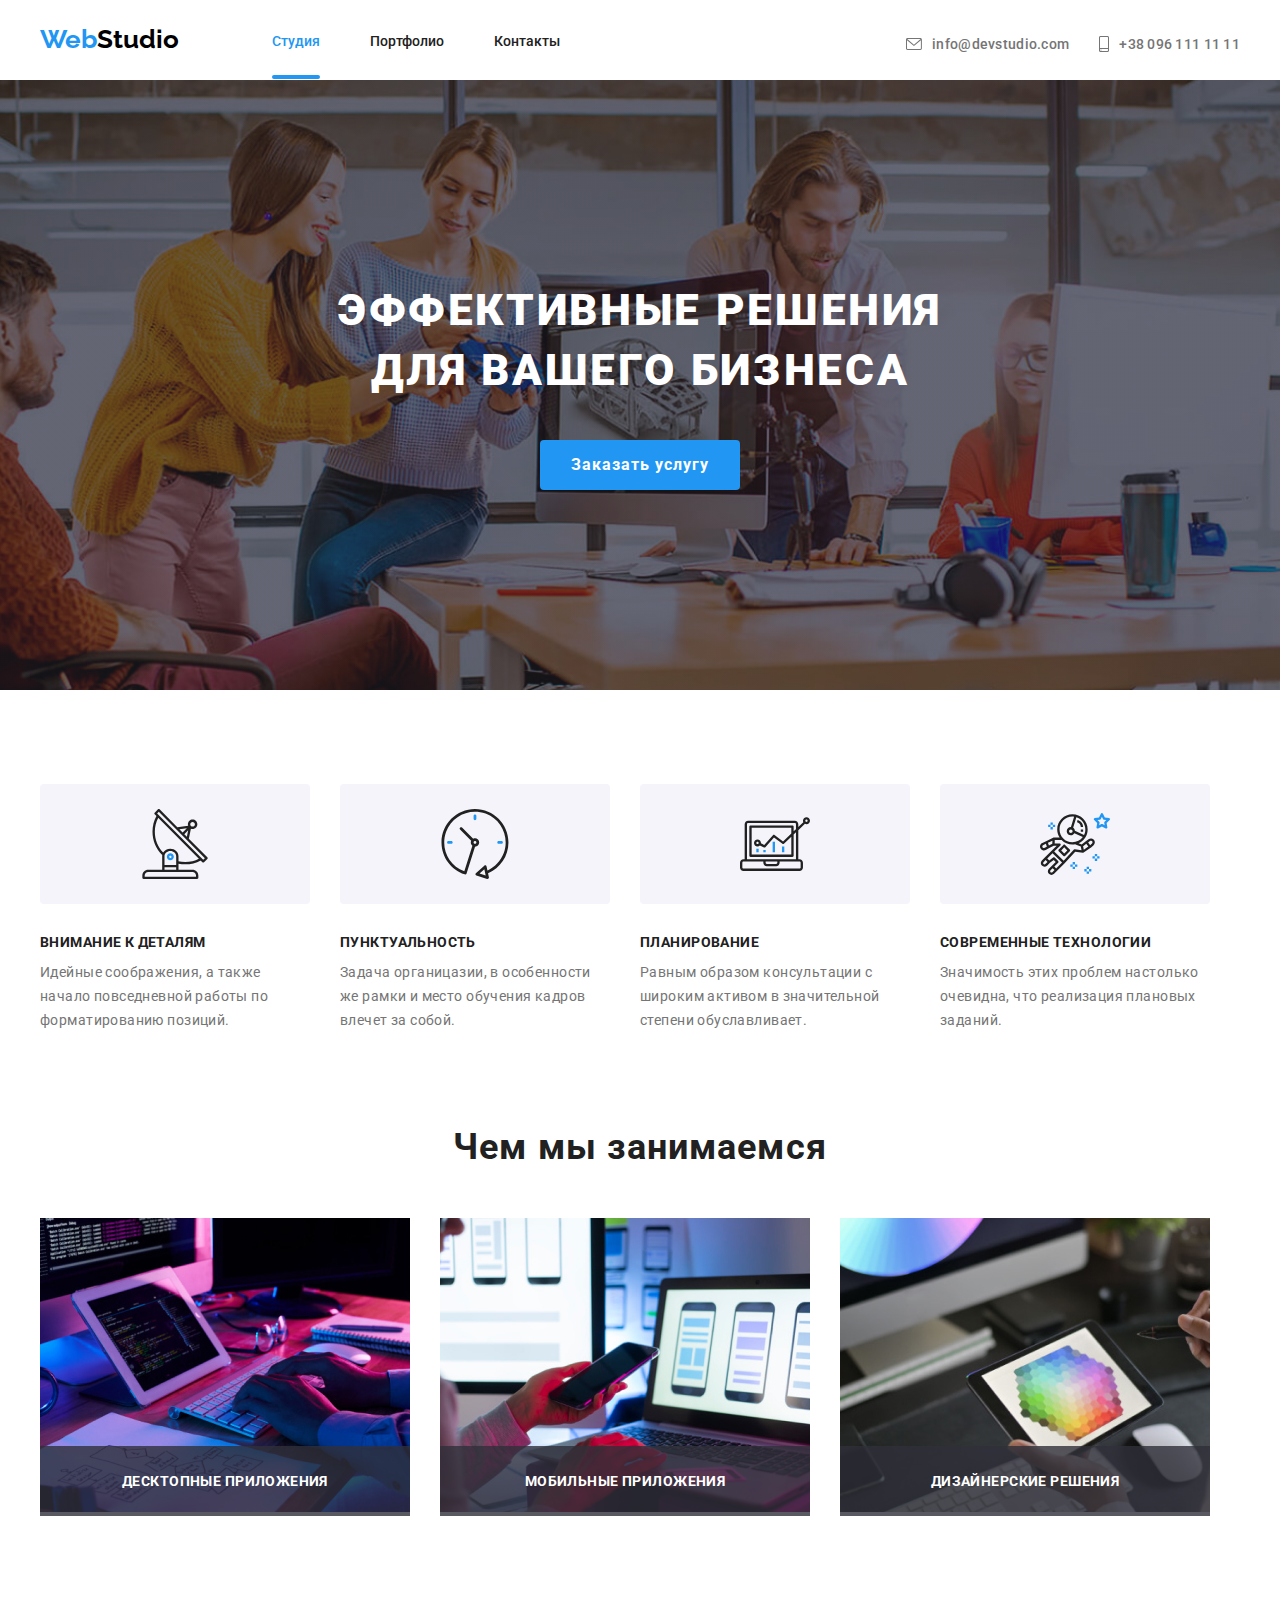
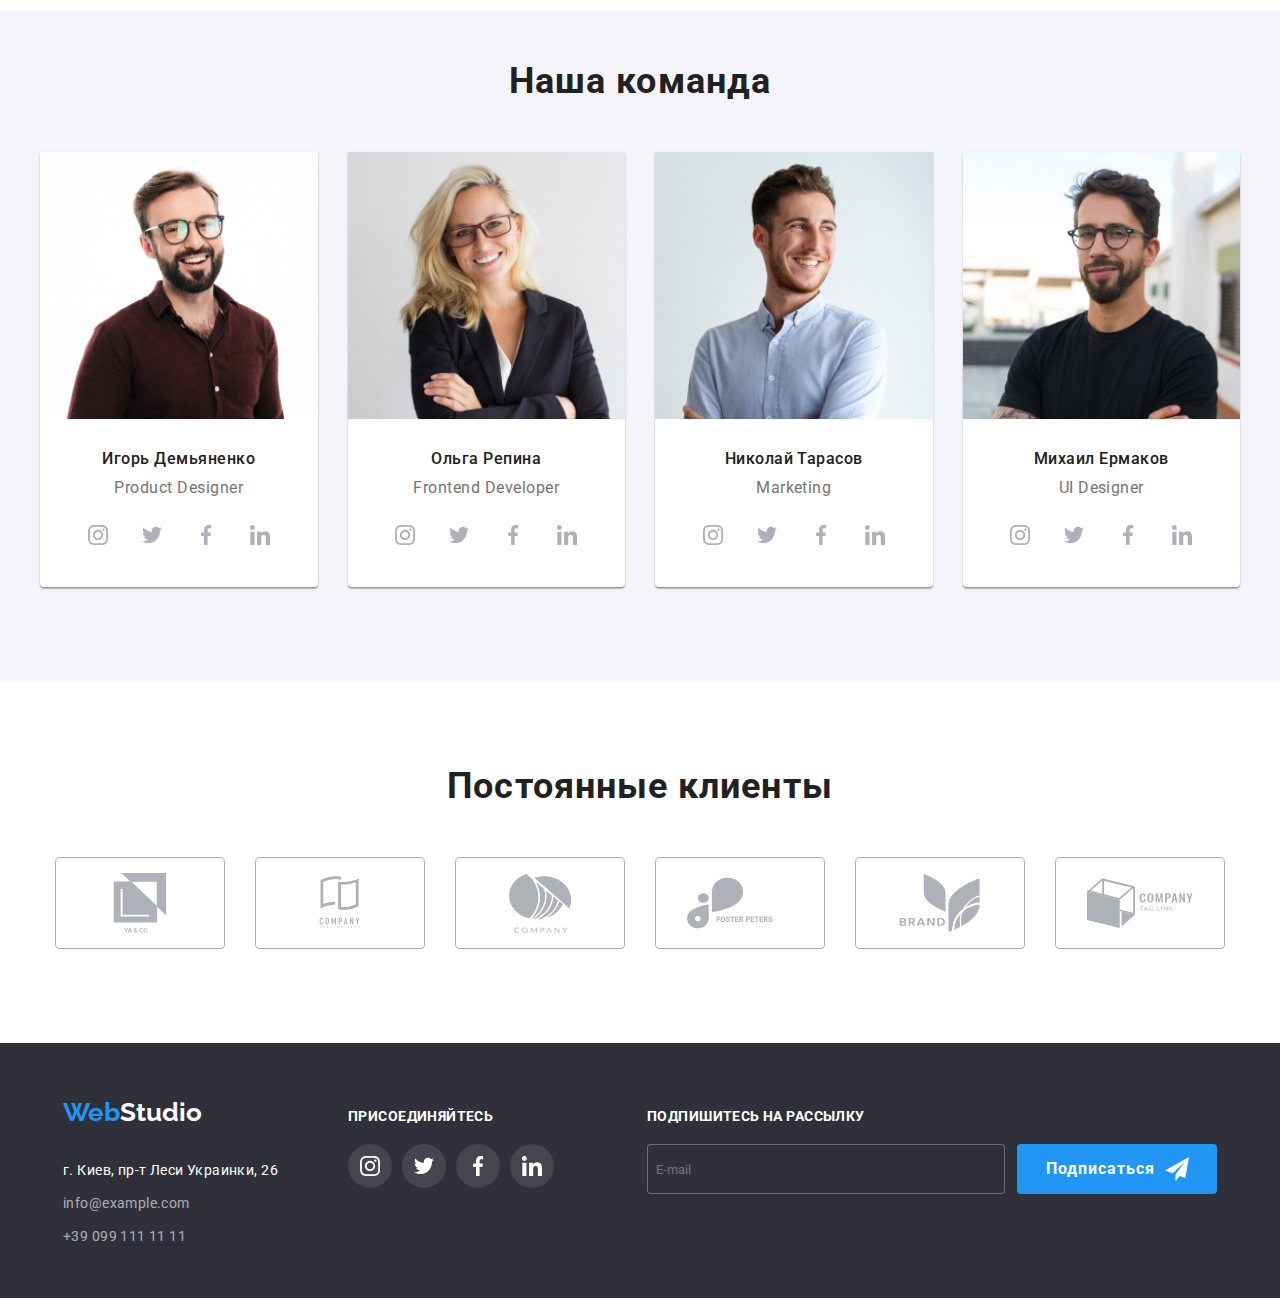
<file: index.html>
<!DOCTYPE html>
<html lang="en">
    <head>
        <meta charset="UTF-8">
        <meta name="viewport" content="width=device-width, initial-scale= 1.0">
        <meta name="viewport" content="width=device-width, initial-scale=1.0" />
        <link href="https://fonts.googleapis.com/css2?family=Raleway:wght@700&family=Roboto:wght@400;500;700;900&display=swap" rel="stylesheet">
        <link rel="stylesheet" href="./css/styles.css" />
        <link rel="stylesheet" href="css/main.min.css">
        <title>WEBSTUDIO</title>
    </head>
    <body>
        <header class="header">
            <div class="conteiner header__conteiner">
                <a class="logo" href="">Web<span class="logo__span">Studio</span></a>
                <nav class="site-nav">
                    <ul class="site-list">
                        <li><a class="active site-list__link link studio" href="index.html">Студия</a></li>
                        <li><a class="site-list__link link portfolio" href="portfolio.html">Портфолио</a></li>
                        <li><a class="site-list__link link contacts" href="">Контакты</a></li>
                    </ul>
                </nav>
                <ul class="contact-list">
                    <li class="contact-list__item"><a class="contact-list__link link" href="mailto:info@devstudio.com"><svg  class="email"><use href="./images/symbol-defs.svg#icon-envelope-min"></use></svg>info@devstudio.com</a></li>
                    <li class="contact-list__item"><a class="contact-list__link link" href="tel: +38 096 111 11 11 "><svg  class="smartphone"><use href="./images/symbol-defs.svg#icon-smartphone-min"></use></svg>+38 096 111 11 11</a></li>
                </ul>
                <button type="button" data-menu-open class="menu-open-btn">
                    <svg class="button__icon" width="24" height="16" viewBox="0 0 24 16" xmlns="http://www.w3.org/2000/svg"><path fill-rule="evenodd" clip-rule="evenodd" d="M0 2.66667V0H24V2.66667H0ZM0 9.33333H24V6.66667H0V9.33333ZM0 16H24V13.3333H0V16Z" fill="black"/></svg>
                </button>
            </div>
            <div class="mob-menu is-hidden" data-menu>
                <div class="conteiner">
                    <div class="mob-menu-top">
                        <button type="button" class="menu-close-btn" data-menu-close>
                            <svg class="menu__close-button-icon">
                                <use href="./images/symbol-defs.svg#icon-cross">
                                </use>
                            </svg>
                        </button>
                        <ul class="menu-list">
                            <li class="menu-list__item"><a class="active menu-list__link link" href="index.html">Студия</a></li>
                            <li class="menu-list__item"><a class="menu-list__link link" href="portfolio.html">Портфолио</a></li>
                            <li class="menu-list__item"><a class="menu-list__link link" href="">Контакты</a></li>
                        </ul>
                    </div>
                    <div class="mob-menu-bottom">
                        <ul class="menu-contact-list">
                            <li class="menu-contact-list__item"><a class="menu-contact-list__link link numb" href="tel: +38 096 111 11 11 ">+38 096 111 11 11</a></li>
                            <li class="menu-contact-list__item box"><a class="menu-contact-list__link link mail" href="mailto:info@devstudio.com">info@devstudio.com</a></li>
                        </ul>
                        <ul class="menu-social-media-list">
                            <li class="menu-social-media-list__item">
                                <a class="menu-social-media-list__link link" href="">Instagram</a>
                            </li>
                            <li class="menu-social-media-list__item">
                                <a class="menu-social-media-list__link link" href="">Twitter</a>
                            </li>
                            <li class="menu-social-media-list__item">
                                <a class="menu-social-media-list__link link" href="">Facebook</a>
                            </li>
                            <li class="menu-social-media-list__item">
                                <a class="menu-social-media-list__link link" href="">Linkedln</a>
                            </li>
                        </ul>
                    </div>
                </div>
            </div>
        </header>
        <main>
            <section class="hero">
                <div class="hero__conteiner conteiner">
                    <h1 class="hero__title">ЭФФЕКТИВНЫЕ РЕШЕНИЯ ДЛЯ ВАШЕГО БИЗНЕСА</h1>
                    <button class="hero__button" type="button" data-modal-open>Заказать услугу</button>
                </div>
            </section>
            <section class="section section__goal">
                <div class="conteiner">
                    <ul class="goal goal--left">
                        <li class="goal__list">
                            <div class="goal__block">
                                <svg  class="goal__item"><use href="./images/symbol-defs.svg#icon-antenna-1-min"></use></svg>
                            </div>
                            <h3 class="goal__title">ВНИМАНИЕ К ДЕТАЛЯМ</h3>
                            <p class="goal__text">Идейные соображения, а также  начало повседневной работы по  форматированию позиций.</p>
                        </li>
                        <li class="goal__list">
                            <div class="goal__block">
                                <svg  class="goal__item"><use href="./images/symbol-defs.svg#icon-clock-1-min"></use></svg>
                            </div>
                            <h3 class="goal__title">ПУНКТУАЛЬНОСТЬ</h3>
                            <p class="goal__text">Задача органицазии, в особенности  же рамки и место обучения кадров  влечет за собой.</p>
                        </li>
                        <li class="goal__list">
                            <div class="goal__block">
                                <svg  class="goal__item"><use href="./images/symbol-defs.svg#icon-diagram-1-min"></use></svg>
                            </div>
                            <h3 class="goal__title">ПЛАНИРОВАНИЕ</h3>
                            <p class="goal__text">Равным образом консультации с  широким активом в значительной  степени обуславливает.</p>
                        </li>
                        <li class="goal__list">
                            <div class="goal__block">
                                <svg  class="goal__item"><use href="./images/symbol-defs.svg#icon-astronaut-1-min"></use></svg>
                            </div>
                            <h3 class="goal__title">СОВРЕМЕННЫЕ ТЕХНОЛОГИИ</h3>
                            <p class="goal__text">Значимость этих проблем настолько  очевидна, что реализация плановых  заданий.</p>
                        </li>
                    </ul>
                </div>
            </section>
            <section class="section task-section">
                <div class="conteiner task-section__conteiner">
                    <h2 class="task-section__title">Чем мы занимаемся</h2>
                    <ul class="task-list task-list--left">
                        <li class="task-list__item">
                                <img class="task-list__image-computer" src="./images/img1.jpg" alt="картинка1" width="370">
                                <div class="task-list__block">
                                    <p class="task-list__text">ДЕСКТОПНЫЕ ПРИЛОЖЕНИЯ</p>
                                </div>
                        </li>
                        <li class="task-list__item">
                                <img class="task-list__image-laptop" src="./images/img2.jpg" alt="картинка2" width="370">
                                <div class="task-list__block">
                                    <p class="task-list__text">МОБИЛЬНЫЕ ПРИЛОЖЕНИЯ</p>
                                </div>
                        </li>
                        <li class="task-list__item">
                                <img class="task-list__image-smartphone" src="./images/img3.jpg" alt="картинка3" width="370">
                                <div class="task-list__block">
                                    <p class="task-list__text">ДИЗАЙНЕРСКИЕ РЕШЕНИЯ</p>
                                </div>
                        </li>
                    </ul>
                </div>
            </section>
            <section class="section team-section">
                <div class="conteiner team-section__conteiner">
                    <h2 class="team-section__title">Наша команда</h2>
                    <ul class="team-list">
                        <li class="team-list__item">
                            <picture>
                                <source srcset="
                                ./images/team/desktop/img-desktop1-1x.jpg 1x,
                                ./images/team/desktop/img-desktop1-2x.jpg 2x"
                                media="(min-width:1200px)">
                                <source srcset="
                                ./images/team/tablet/img-tablet1-1x.jpg 1x,
                                ./images/team/tablet/img-tablet1-2x.jpg 2x"
                                media="(min-width:768px)">
                                <source srcset="
                                ./images/team/smartphone/img-smartphone1-1x.jpg 1x,
                                ./images/team/smartphone/img-smartphone1-2x.jpg 2x"
                                media="(min-width:480px)">
                                <img class="team-list__image" src="./images/team/desktop/img-desktop1.jpg" alt="человек1">
                            </picture>
                            <div class="team-info team-list__block">
                                <h3 class="team-info__title">Игорь Демьяненко</h3>
                                <p class="team-info__par">Product Designer</p>
                                <ul class="social-media team-info__list">
                                    <li class="social-media__item">       
                                        <a href="" class="social-media__link"><svg  class="social-media__icon instagram">
                                            <use href="./images/symbol-defs.svg#icon-instagram--min">
                                            </use>
                                        </svg>
                                    </a>
                                    </li>
                                    <li class="social-media__item">       
                                        <a href="" class="social-media__link"><svg  class="social-media__icon instagram">
                                            <use href="./images/symbol-defs.svg#icon-twitter-1-min">
                                            </use>
                                        </svg>
                                    </a>
                                    </li>
                                    <li class="social-media__item">       
                                        <a href="" class="social-media__link"><svg  class="social-media__icon instagram">
                                            <use href="./images/symbol-defs.svg#icon-facebook-1-min">
                                            </use>
                                        </svg>
                                    </a>
                                    </li>
                                    <li class="social-media__item">       
                                        <a href="" class="social-media__link"><svg  class="social-media__icon instagram">
                                            <use href="./images/symbol-defs.svg#icon-linkedin-1-min">
                                            </use>
                                        </svg>
                                    </a>
                                    </li>
                                </ul>
                            </div>
                        </li>
                        <li class="team-list__item">
                            <picture>
                                <source srcset="
                                ./images/team/desktop/img-desktop2-1x.jpg 1x,
                                ./images/team/desktop/img-desktop2-2x.jpg 2x"
                                media="(min-width:1200px)">
                                <source srcset="
                                ./images/team/tablet/img-tablet2-1x.jpg 1x,
                                ./images/team/tablet/img-tablet2-2x.jpg 2x"
                                media="(min-width:768px)">
                                <source srcset="
                                ./images/team/smartphone/img-smartphone2-1x.jpg 1x,
                                ./images/team/smartphone/img-smartphone2-2x.jpg 2x"
                                media="(min-width:480px)">
                                <img class="team-list__image" src="./images/team/desktop/img-desktop2.jpg" alt="человек1">
                            </picture>
                            <div class="team-info team-list__block">
                                <h3 class="team-info__title">Ольга Репина</h3>
                                <p class="team-info__par">Frontend Developer</p>
                                <ul class="social-media team-info__list">
                                    <li class="social-media__item">       
                                        <a href="" class="social-media__link">
                                            <svg  class="social-media__icon instagram">
                                                <use href="./images/symbol-defs.svg#icon-instagram--min">
                                                </use>
                                            </svg>
                                        </a>
                                    </li>
                                    <li class="social-media__item">       
                                        <a href="" class="social-media__link"><svg  class="social-media__icon instagram">
                                            <use href="./images/symbol-defs.svg#icon-twitter-1-min">
                                            </use>
                                        </svg>
                                    </a>
                                    </li>
                                    <li class="social-media__item">       
                                        <a href="" class="social-media__link"><svg  class="social-media__icon instagram">
                                            <use href="./images/symbol-defs.svg#icon-facebook-1-min">
                                            </use>
                                        </svg>
                                    </a>
                                    </li>
                                    <li class="social-media__item">       
                                        <a href="" class="social-media__link"><svg  class="social-media__icon instagram">
                                            <use href="./images/symbol-defs.svg#icon-linkedin-1-min">
                                            </use>
                                        </svg>
                                    </a>
                                    </li>
                                </ul>
                            </div>
                        </li>
                        <li class="team-list__item">
                            <picture>
                                <source srcset="
                                ./images/team/desktop/img-desktop3-1x.jpg 1x,
                                ./images/team/desktop/img-desktop3-2x.jpg 2x"
                                media="(min-width:1200px)">
                                <source srcset="
                                ./images/team/tablet/img-tablet3-1x.jpg 1x,
                                ./images/team/tablet/img-tablet3-2x.jpg 2x"
                                media="(min-width:768px)">
                                <source srcset="
                                ./images/team/smartphone/img-smartphone3-1x.jpg 1x,
                                ./images/team/smartphone/img-smartphone3-2x.jpg 2x"
                                media="(min-width:480px)">
                                <img class="team-list__image" src="./images/team/desktop/img-desktop3.jpg" alt="человек1">
                            </picture>
                            <div class="team-info team-list__block">
                                <h3 class="team-info__title">Николай Тарасов</h3>
                                <p class="team-info__par">Marketing</p>
                                <ul class="social-media team-info__list">
                                    <li class="social-media__item">       
                                        <a href="" class="social-media__link">
                                            <svg  class="social-media__icon instagram">
                                                <use href="./images/symbol-defs.svg#icon-instagram--min">
                                                </use>
                                            </svg>
                                        </a>
                                    </li>
                                    <li class="social-media__item">       
                                        <a href="" class="social-media__link">
                                            <svg  class="social-media__icon instagram">
                                                <use href="./images/symbol-defs.svg#icon-twitter-1-min">
                                                </use>
                                            </svg>
                                        </a>
                                    </li>
                                    <li class="social-media__item">       
                                        <a href="" class="social-media__link">
                                            <svg  class="social-media__icon instagram">
                                                <use href="./images/symbol-defs.svg#icon-facebook-1-min">
                                                </use>
                                            </svg>
                                        </a>
                                    </li>
                                    <li class="social-media__item">       
                                        <a href="" class="social-media__link">
                                            <svg  class="social-media__icon instagram">
                                                <use href="./images/symbol-defs.svg#icon-linkedin-1-min">
                                                </use>
                                            </svg>
                                        </a>
                                    </li>
                                </ul>

                            </div>
                        </li>
                        <li class="team-list__item">
                            <picture>
                                <source srcset="
                                ./images/team/desktop/img-desktop4-1x.jpg 1x,
                                ./images/team/desktop/img-desktop4-2x.jpg 2x"
                                media="(min-width:1200px)">
                                <source srcset="
                                ./images/team/tablet/img-tablet4-1x.jpg 1x,
                                ./images/team/tablet/img-tablet4-2x.jpg 2x"
                                media="(min-width:768px)">
                                <source srcset="
                                ./images/team/smartphone/img-smartphone4-1x.jpg 1x,
                                ./images/team/smartphone/img-smartphone4-2x.jpg 2x"
                                media="(min-width:480px)">
                                <img class="team-list__image" src="./images/team/desktop/img-desktop4.jpg" alt="человек1">
                            </picture>
                            <div class="team-info team-list__block">
                                <h3 class="team-info__title">Михаил Ермаков</h3>
                                <p class="team-info__par">UI Designer</p>
                                <ul class="social-media team-info__list">
                                    <li class="social-media__item">       
                                        <a href="" class="social-media__link">
                                            <svg  class="social-media__icon instagram">
                                                <use href="./images/symbol-defs.svg#icon-instagram--min">
                                                </use>
                                            </svg>
                                        </a>
                                    </li>
                                    <li class="social-media__item">       
                                        <a href="" class="social-media__link">
                                            <svg  class="social-media__icon instagram">
                                                <use href="./images/symbol-defs.svg#icon-twitter-1-min">
                                                </use>
                                            </svg>
                                        </a>
                                    </li>
                                    <li class="social-media__item">       
                                        <a href="" class="social-media__link">
                                            <svg  class="social-media__icon instagram">
                                                <use href="./images/symbol-defs.svg#icon-facebook-1-min">
                                                </use>
                                            </svg>
                                        </a>
                                    </li>
                                    <li class="social-media__item">       
                                        <a href="" class="social-media__link">
                                            <svg  class="social-media__icon instagram">
                                                <use href="./images/symbol-defs.svg#icon-linkedin-1-min">
                                                </use>
                                            </svg>
                                        </a>
                                    </li>
                                </ul>
                            </div>
                        </li>
                    </ul>
                </div>
            </section>
            <section class="section client-section">
                <div class="conteiner">
                    <h2 class="client-section__title">Постоянные клиенты</h2>
                    <ul class="client-list client-section__list">
                        <li class="client-list__item">
                            <a href="" class="client-list__link">
                                <svg  class="client-list__icon">
                                    <use href="./images/symbol-defs.svg#icon-Union-min">
                                    </use>
                                </svg>
                            </a>
                        </li>
                        <li class="client-list__item">
                            <a href="" class="client-list__link">
                                <svg  class="client-list__icon">
                                    <use href="./images/symbol-defs.svg#icon-Logo-min">
                                    </use>
                                </svg>
                            </a>
                        </li>
                        <li class="client-list__item">
                            <a href="" class="client-list__link">
                                <svg  class="client-list__icon">
                                    <use href="./images/symbol-defs.svg#icon-group-min">
                                    </use>
                                </svg>
                            </a>
                        </li>
                        <li class="client-list__item">
                            <a href="" class="client-list__link">
                                <svg  class="client-list__icon">
                                    <use href="./images/symbol-defs.svg#icon-group-2-min">
                                    </use>
                                </svg>
                            </a>
                        </li>
                        <li class="client-list__item">
                            <a href="" class="client-list__link">
                                <svg  class="client-list__icon">
                                    <use href="./images/symbol-defs.svg#icon-group-3-min">
                                    </use>
                                </svg>
                            </a>
                        </li>
                        <li class="client-list__item">
                            <a href="" class="client-list__link">
                                <svg  class="client-list__icon">
                                    <use href="./images/symbol-defs.svg#icon-group-4-min">
                                    </use>
                                </svg>
                            </a>
                        </li>
                    </ul>
                </div>
            </section>
        </main>
        <footer class="footer">
            <div class="conteiner footer-conteiner">
                <address class="address">
                    <a class="logo logo-footer" href="">Web<span class="logo-span-bottom">Studio</span></a>
                    <ul class="address-list">
                        <li class="address-list__item">
                            <a class="address-list__link link" href="">г. Киев, пр-т Леси Украинки, 26</a>
                        </li>
                        <li class="address-list__item">
                            <a class="address-list__link address-list__link--color link" href="mailto:info@devstudio.com">info@example.com</a>
                        </li>
                        <li class="address-list__item">
                            <a class="address-list__link--color address-list__link link" href="tel: +38 096 111 11 11 ">+39 099 111 11 11</a>
                        </li>
                    </ul>
                </address>
                <div class="social-media-footer-conteiner">
                    <h3 class="social-media-footer-title">ПРИСОЕДИНЯЙТЕСЬ</h3>
                    <ul class="social-media-footer-list">
                        <li class="social-media-footer-list__item">       
                            <a href="" class="social-media-footer-list__link">
                                <svg  class="social-media-footer-list__icon">
                                    <use href="./images/symbol-defs.svg#icon-instagram--min">
                                    </use>
                                </svg>
                            </a>
                        </li>
                        <li class="social-media-footer-list__item">
                            <a href="" class="social-media-footer-list__link">
                                <svg  class="social-media-footer-list__icon">
                                    <use href="./images/symbol-defs.svg#icon-twitter-1-min">
                                    </use>
                                </svg>
                            </a>
                        </li>
                        <li class="social-media-footer-list__item">
                            <a href="" class="social-media-footer-list__link">
                                <svg  class="social-media-footer-list__icon">
                                    <use href="./images/symbol-defs.svg#icon-facebook-1-min">
                                    </use>
                            </svg>
                        </a>
                        </li>
                        <li class="social-media-footer-list__item">
                            <a href="" class="social-media-footer-list__link">
                                <svg  class="social-media-footer-list__icon">
                                    <use href="./images/symbol-defs.svg#icon-linkedin-1-min">
                                    </use>
                                </svg>
                            </a>
                        </li>

                    </ul>
                </div>
                    <div class="spam-box">

                        <div class="spam-conteiner">
                            <h3 class="spam-title">ПОДПИШИТЕСЬ НА РАССЫЛКУ</h3>
                            <form class="spam-form">
                                <input class="spam-form__input" type="email" placeholder="E-mail" name="email" />
                            </form>
                        </div>
                        <button type="submit" class="spam-button"><span class="spam-button__text">Подписаться</span><svg class="spam-button__icon" width="24" height="24" viewBox="0 0 24 24" fill="none" xmlns="http://www.w3.org/2000/svg">
                            <path d="M24 0L0 13.5L7.66994 16.3407L19.5 5.25002L10.5017 17.3896L10.509 17.3923L10.5 17.3896V24.0001L14.8013 18.982L20.2501 21.0001L24 0Z" fill="white"/>
                           </svg></button>
                    </div>       
                </div>
            </div>
        </footer>
        <div class="backdrop is-hidden" data-modal>
            <div class="modal">
                <button data-modal-close class="modal__close-button">
                    <svg class="modal__close-button-icon">
                        <use href="./images/symbol-defs.svg#icon-cross">
                        </use>
                    </svg>
                </button>
                <form class="form-modal">
                    <h3 class="form-modal__title">Оставьте свои данные, мы вам перезвоним</h3>
                    <div class="form-modal__wrapper">
                        <label for="user_name" class="form-modal__label">Имя</label>
                        <input class="form-modal__input" type="text" name="username" autofocus id="user_name" />
                        <svg  class="form-modal__icon">
                            <use href="./images/symbol-defs.svg#icon-person-black">
                            </use>
                        </svg>
                    </div>
                    <div class="form-modal__wrapper">
                        <label for="user_phone" class="form-modal__label">Телефон</label>
                        <input class="form-modal__input" type="text" name="phone" autofocus id="user_phone" />
                        <svg  class="form-modal__icon">
                            <use href="./images/symbol-defs.svg#icon-phone-black">
                            </use>
                        </svg>
                    </div>
                    <div class="form-modal__wrapper">
                        <label for="user_email" class="form-modal__label">Почта</label>
                        <input class="form-modal__input" type="text" name="email" autofocus id="user_email" />
                        <svg  class="form-modal__icon">
                            <use href="./images/symbol-defs.svg#icon-email-black">
                            </use>
                        </svg>
                    </div>
                    <div class="form-modal__wrapper">
                        <label for="user_comments" class="form-modal__label">Комментарий</label>
                        <textarea class="form-modal__input user-comment" type="text" name="comments" autofocus id="user_comments" placeholder="Введите текст"></textarea>
                    </div>
                    <div class="checkbox-wrapper">
                        <label for="user_contract" class="checkbox-wrapper__label">
                            <input type="checkbox" name="contract" id="user_contract" class="checkbox-wrapper__input hidden" />
                            <span class="checkbox-wrapper__checkbox">
                                <svg  class="checkbox-wrapper__icon" width="12" height="11">
                                    <use href="./images/symbol-defs.svg#icon-tik">
                                    </use>
                                </svg>
                            </span>
                            Соглашаюсь с рассылкой и принимаю <a class="checkbox-wrapper__link" href="">Условия договора</a>
                        </label>
                    </div>

                      <button type="submit" class="submit-button"><span class="submit-text">Отправить</span></button>
                </form>
                
            </div>
        </div>
        <script src="./js/modal.js"></script>
        <script src="./js/menu.js"></script>
    </body>
    </html>
</file>
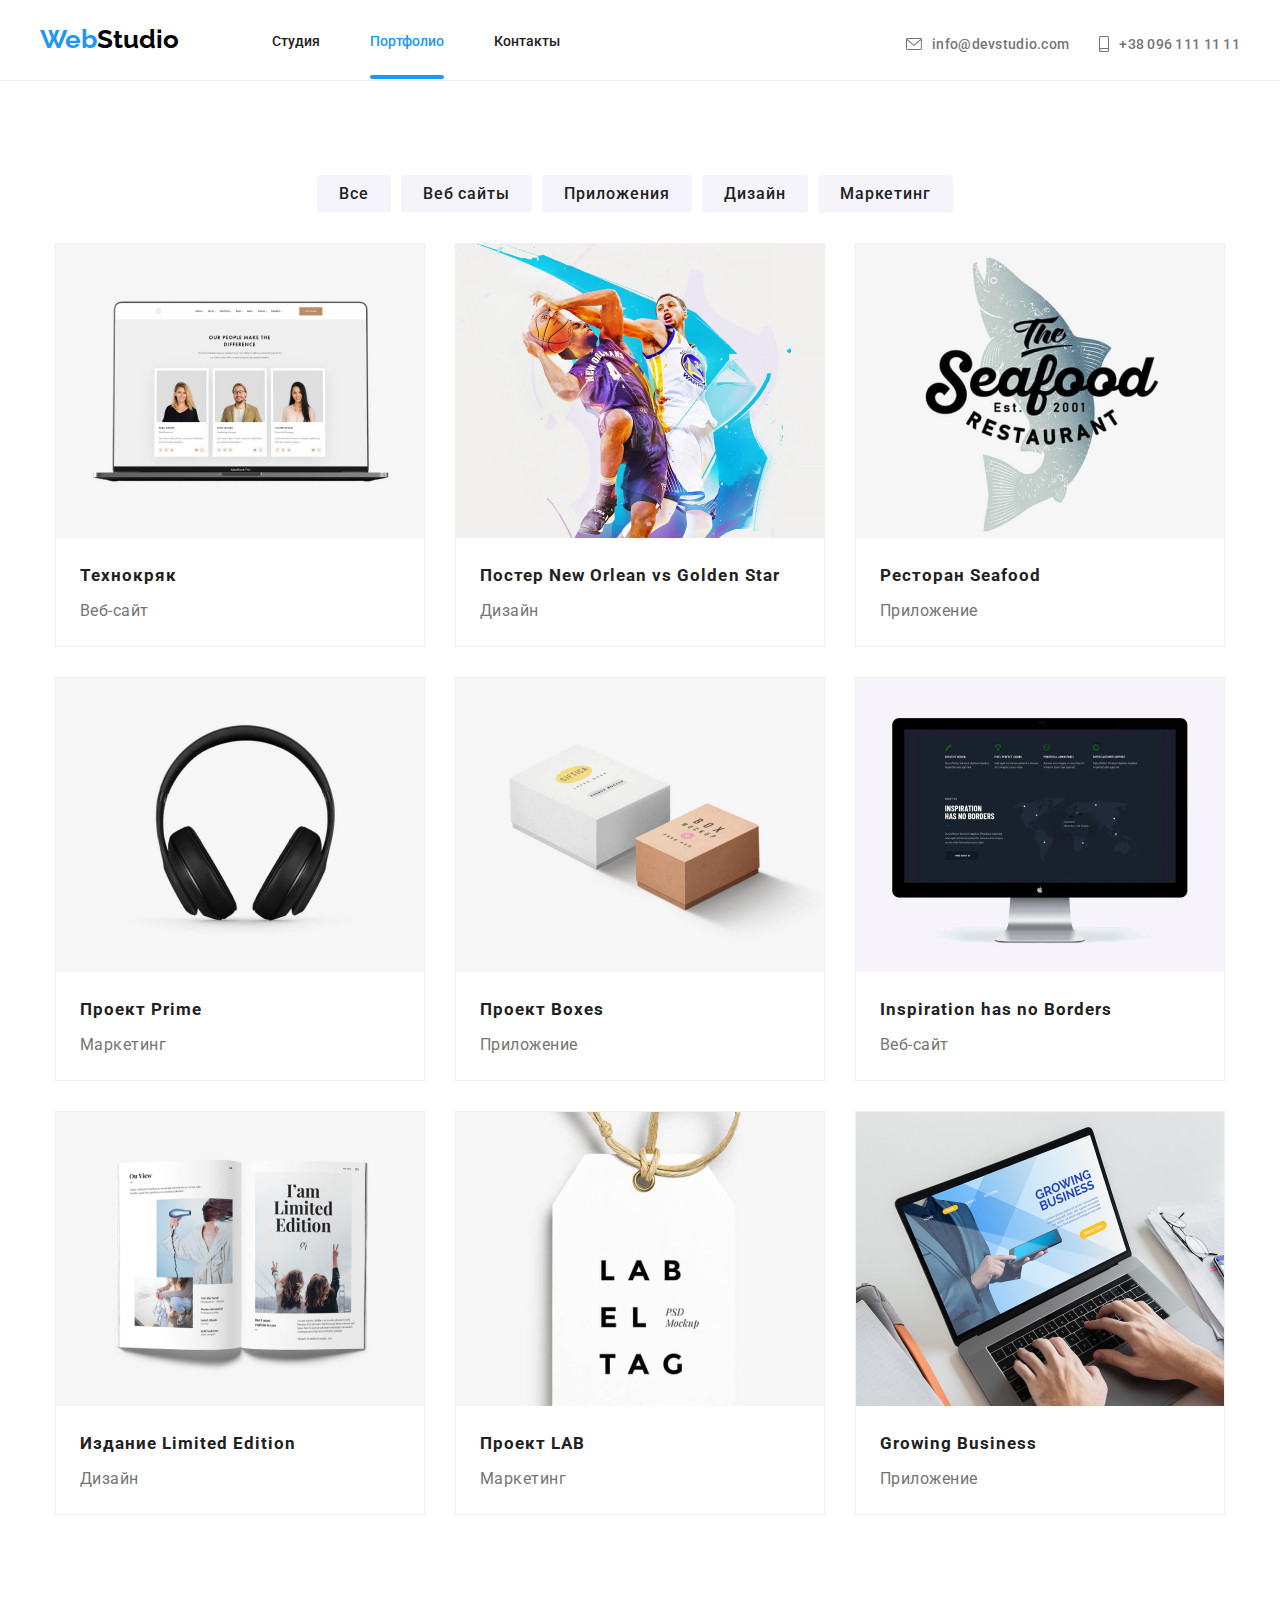
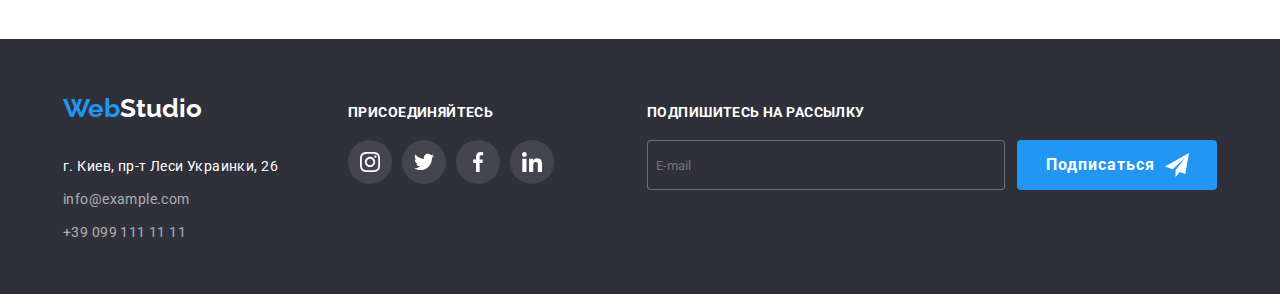
<file: portfolio.html>
<!DOCTYPE html>
<html lang="en">
<head>
    <meta charset="UTF-8">
    <meta http-equiv="X-UA-Compatible" content="IE=edge">
    <meta name="viewport" content="width=device-width, initial-scale=1.0">
    <link href="https://fonts.googleapis.com/css2?family=Raleway:wght@700&family=Roboto:wght@400;500;700;900&display=swap" rel="stylesheet">
    <link rel="stylesheet" href="./css/styles.css" />
    <link rel="stylesheet" href="css/main.min.css">
    <title>Document</title>
</head>
<body>
    <header class="header portfolio-header">
        <div class="conteiner header__conteiner">
            <a class="logo" href="">Web<span class="logo__span">Studio</span></a>
            <nav class="site-nav">
                <ul class="site-list">
                    <li><a class="site-list__link link studio" href="index.html">Студия</a></li>
                    <li><a class="active site-list__link link portfolio" href="portfolio.html">Портфолио</a></li>
                    <li><a class="site-list__link link contacts" href="">Контакты</a></li>
                </ul>
            </nav>
            <ul class="contact-list">
                <li class="contact-list__item"><a class="contact-list__link link" href="mailto:info@devstudio.com"><svg  class="email"><use href="./images/symbol-defs.svg#icon-envelope-min"></use></svg>info@devstudio.com</a></li>
                <li class="contact-list__item"><a class="contact-list__link link" href="tel: +38 096 111 11 11 "><svg  class="smartphone"><use href="./images/symbol-defs.svg#icon-smartphone-min"></use></svg>+38 096 111 11 11</a></li>
            </ul>
            <button type="button" data-menu-open class="menu-open-btn">
                <svg class="button__icon" width="24" height="16" viewBox="0 0 24 16" xmlns="http://www.w3.org/2000/svg"><path fill-rule="evenodd" clip-rule="evenodd" d="M0 2.66667V0H24V2.66667H0ZM0 9.33333H24V6.66667H0V9.33333ZM0 16H24V13.3333H0V16Z" fill="black"/></svg>
            </button>
        </div>
        <div class="mob-menu is-hidden" data-menu>
            <div class="conteiner">
                <div class="mob-menu-top">
                    <button type="button" class="menu-close-btn" data-menu-close>
                        <svg class="menu__close-button-icon">
                            <use href="./images/symbol-defs.svg#icon-cross">
                            </use>
                        </svg>
                    </button>
                    <ul class="menu-list">
                        <li class="menu-list__item"><a class="menu-list__link link" href="index.html">Студия</a></li>
                        <li class="menu-list__item"><a class="active menu-list__link link" href="portfolio.html">Портфолио</a></li>
                        <li class="menu-list__item"><a class="menu-list__link link" href="">Контакты</a></li>
                    </ul>
                </div>
                <div class="mob-menu-bottom">
                    <ul class="menu-contact-list">
                        <li class="menu-contact-list__item"><a class="menu-contact-list__link link numb" href="tel: +38 096 111 11 11 ">+38 096 111 11 11</a></li>
                        <li class="menu-contact-list__item box"><a class="menu-contact-list__link link mail" href="mailto:info@devstudio.com">info@devstudio.com</a></li>
                    </ul>
                    <ul class="menu-social-media-list">
                        <li class="menu-social-media-list__item">
                            <a class="menu-social-media-list__link link" href="">Instagram</a>
                        </li>
                        <li class="menu-social-media-list__item">
                            <a class="menu-social-media-list__link link" href="">Twitter</a>
                        </li>
                        <li class="menu-social-media-list__item">
                            <a class="menu-social-media-list__link link" href="">Facebook</a>
                        </li>
                        <li class="menu-social-media-list__item">
                            <a class="menu-social-media-list__link link" href="">Linkedln</a>
                        </li>
                    </ul>
                </div>
            </div>
        </div>
    </header>
    <main>
        <section class="">
            <div class="conteiner button-box">
                <ul class="button-list">
                    <li class="button-list__item"><button class="button" type="button">Все</button></li>
                    <li class="button-list__item"><button class="button" type="button">Веб сайты</button></li>
                    <li class="button-list__item"><button class="button" type="button">Приложения</button></li>
                    <li class="button-list__item"><button class="button" type="button">Дизайн</button></li>
                    <li class="button-list__item"><button class="button" type="button">Маркетинг</button></li>
                </ul>
            </div>
        </section>
        <section class="pictures-section">
            <div class="conteiner">
                <ul class="pictures-list">
                    <li class="pictures-list__item">
                        <div class="pictures-list__overlay">
                            <picture>
                                <source srcset="
                                ./images/pictures/desktop/pic-desk1-1x.jpg 1x,
                                ./images/pictures/desktop/pic-desk1-2x.jpg 2x"
                                media="(min-width:1200px)">
                                <source srcset="
                                ./images/pictures/tablet/pic-tablet1-1x.jpg 1x,
                                ./images/pictures/tablet/pic-tablet1-2x.jpg 2x"
                                media="(min-width:768px)">
                                <source srcset="
                                ./images/pictures/smartphone/pic-smartphone1-1x.jpg 1x,
                                ./images/pictures/smartphone/pic-smartphone1-2x.jpg 2x"
                                media="(min-width:480px)">
                                <img class="team-list__image" src="./images/img8.jpg" alt="человек1">
                            </picture>
                            <p class="pictures-list__text">Технокряк это современная площадка распространения коронавируса. 
                                Компании используют эту платформу для цифрового шпионажа и атак на защищённые сервера конкурентов.
                            </p>
                        </div>
                        <div class="text-conteiner">
                            <h3 class="text-conteiner__title">Технокряк</h3>
                            <p class="text-conteiner__text">Веб-сайт</p>
                        </div>
                    </li>
                    <li class="pictures-list__item">
                        <div class="pictures-list__overlay">
                            <picture>
                                <source srcset="
                                ./images/pictures/desktop/pic-desk2-1x.jpg 1x,
                                ./images/pictures/desktop/pic-desk2-2x.jpg 2x"
                                media="(min-width:1200px)">
                                <source srcset="
                                ./images/pictures/tablet/pic-tablet2-1x.jpg 1x,
                                ./images/pictures/tablet/pic-tablet2-2x.jpg 2x"
                                media="(min-width:768px)">
                                <source srcset="
                                ./images/pictures/smartphone/pic-smartphone2-1x.jpg 1x,
                                ./images/pictures/smartphone/pic-smartphone2-2x.jpg 2x"
                                media="(min-width:480px)">
                                <img class="team-list__image" src="./images/img9.jpg" alt="человек1">
                            </picture>
                            <p class="pictures-list__text">Технокряк это современная площадка распространения коронавируса. 
                                Компании используют эту платформу для цифрового шпионажа и атак на защищённые сервера конкурентов.
                            </p>
                        </div>
                        <div class="text-conteiner">
                            <h3 class="text-conteiner__title">Постер New Orlean vs Golden Star</h3>
                            <p class="text-conteiner__text">Дизайн</p>
                        </div>
                    </li>
                    <li class="pictures-list__item">
                        <div class="pictures-list__overlay">
                            <picture>
                                <source srcset="
                                ./images/pictures/desktop/pic-desk3-1x.jpg 1x,
                                ./images/pictures/desktop/pic-desk3-2x.jpg 2x"
                                media="(min-width:1200px)">
                                <source srcset="
                                ./images/pictures/tablet/pic-tablet3-1x.jpg 1x,
                                ./images/pictures/tablet/pic-tablet3-2x.jpg 2x"
                                media="(min-width:768px)">
                                <source srcset="
                                ./images/pictures/smartphone/pic-smartphone3-1x.jpg 1x,
                                ./images/pictures/smartphone/pic-smartphone3-2x.jpg 2x"
                                media="(min-width:480px)">
                                <img class="team-list__image" src="./images/img10.jpg" alt="человек1">
                            </picture>
                            <p class="pictures-list__text">Технокряк это современная площадка распространения коронавируса. 
                                Компании используют эту платформу для цифрового шпионажа и атак на защищённые сервера конкурентов.
                            </p>
                        </div>
                        <div class="text-conteiner">
                            <h3 class="text-conteiner__title">Ресторан Seafood</h3>
                            <p class="text-conteiner__text">Приложение</p>
                        </div>
                    </li>
                    <li class="pictures-list__item">
                        <div class="pictures-list__overlay">
                            <picture>
                                <source srcset="
                                ./images/pictures/desktop/pic-desk4-1x.jpg 1x,
                                ./images/pictures/desktop/pic-desk4-2x.jpg 2x"
                                media="(min-width:1200px)">
                                <source srcset="
                                ./images/pictures/tablet/pic-tablet4-1x.jpg 1x,
                                ./images/pictures/tablet/pic-tablet4-2x.jpg 2x"
                                media="(min-width:768px)">
                                <source srcset="
                                ./images/pictures/smartphone/pic-smartphone4-1x.jpg 1x,
                                ./images/pictures/smartphone/pic-smartphone4-2x.jpg 2x"
                                media="(min-width:480px)">
                                <img class="team-list__image" src="./images/img11.jpg" alt="человек1">
                            </picture>
                            <p class="pictures-list__text">Технокряк это современная площадка распространения коронавируса. 
                                Компании используют эту платформу для цифрового шпионажа и атак на защищённые сервера конкурентов.
                            </p>
                        </div>
                        <div class="text-conteiner">
                            <h3 class="text-conteiner__title">Проект Prime</h3>
                            <p class="text-conteiner__text">Маркетинг</p>
                        </div>
                    </li>
                    <li class="pictures-list__item">
                        <div class="pictures-list__overlay">
                            <picture>
                                <source srcset="
                                ./images/pictures/desktop/pic-desk5-1x.jpg 1x,
                                ./images/pictures/desktop/pic-desk5-2x.jpg 2x"
                                media="(min-width:1200px)">
                                <source srcset="
                                ./images/pictures/tablet/pic-tablet5-1x.jpg 1x,
                                ./images/pictures/tablet/pic-tablet5-2x.jpg 2x"
                                media="(min-width:768px)">
                                <source srcset="
                                ./images/pictures/smartphone/pic-smartphone5-1x.jpg 1x,
                                ./images/pictures/smartphone/pic-smartphone5-2x.jpg 2x"
                                media="(min-width:480px)">
                                <img class="team-list__image" src="./images/img12.jpg" alt="человек1">
                            </picture>
                            <p class="pictures-list__text">Технокряк это современная площадка распространения коронавируса. 
                                Компании используют эту платформу для цифрового шпионажа и атак на защищённые сервера конкурентов.
                            </p>
                        </div>
                        <div class="text-conteiner">
                            <h3 class="text-conteiner__title">Проект Boxes</h3>
                            <p class="text-conteiner__text">Приложение</p>
                        </div>
                    </li>
                    <li class="pictures-list__item">
                        <div class="pictures-list__overlay">
                            <picture>
                                <source srcset="
                                ./images/pictures/desktop/pic-desk6-1x.jpg 1x,
                                ./images/pictures/desktop/pic-desk6-2x.jpg 2x"
                                media="(min-width:1200px)">
                                <source srcset="
                                ./images/pictures/tablet/pic-tablet6-1x.jpg 1x,
                                ./images/pictures/tablet/pic-tablet6-2x.jpg 2x"
                                media="(min-width:768px)">
                                <source srcset="
                                ./images/pictures/smartphone/pic-smartphone6-1x.jpg 1x,
                                ./images/pictures/smartphone/pic-smartphone6-2x.jpg 2x"
                                media="(min-width:480px)">
                                <img class="team-list__image" src="./images/img13.jpg" alt="человек1">
                            </picture>
                            <p class="pictures-list__text">Технокряк это современная площадка распространения коронавируса. 
                                Компании используют эту платформу для цифрового шпионажа и атак на защищённые сервера конкурентов.
                            </p>
                        </div>
                        <div class="text-conteiner">
                            <h3 class="text-conteiner__title">Inspiration has no Borders</h3>
                            <p class="text-conteiner__text">Веб-сайт</p>
                        </div>
                    </li>
                    <li class="pictures-list__item">
                        <div class="pictures-list__overlay">
                            <picture>
                                <source srcset="
                                ./images/pictures/desktop/pic-desk7-1x.jpg 1x,
                                ./images/pictures/desktop/pic-desk7-2x.jpg 2x"
                                media="(min-width:1200px)">
                                <source srcset="
                                ./images/pictures/tablet/pic-tablet7-1x.jpg 1x,
                                ./images/pictures/tablet/pic-tablet7-2x.jpg 2x"
                                media="(min-width:768px)">
                                <source srcset="
                                ./images/pictures/smartphone/pic-smartphone7-1x.jpg 1x,
                                ./images/pictures/smartphone/pic-smartphone7-2x.jpg 2x"
                                media="(min-width:480px)">
                                <img class="team-list__image" src="./images/img14.jpg" alt="человек1">
                            </picture>
                            <p class="pictures-list__text">Технокряк это современная площадка распространения коронавируса. 
                                Компании используют эту платформу для цифрового шпионажа и атак на защищённые сервера конкурентов.
                            </p>
                        </div>
                        <div class="text-conteiner">
                            <h3 class="text-conteiner__title">Издание Limited Edition</h3>
                            <p class="text-conteiner__text">Дизайн</p>
                        </div>
                    </li>
                    <li class="pictures-list__item">
                        <div class="pictures-list__overlay">
                            <picture>
                                <source srcset="
                                ./images/pictures/desktop/pic-desk8-1x.jpg 1x,
                                ./images/pictures/desktop/pic-desk8-2x.jpg 2x"
                                media="(min-width:1200px)">
                                <source srcset="
                                ./images/pictures/tablet/pic-tablet8-1x.jpg 1x,
                                ./images/pictures/tablet/pic-tablet8-2x.jpg 2x"
                                media="(min-width:768px)">
                                <source srcset="
                                ./images/pictures/smartphone/pic-smartphone8-1x.jpg 1x,
                                ./images/pictures/smartphone/pic-smartphone8-2x.jpg 2x"
                                media="(min-width:480px)">
                                <img class="team-list__image" src="./images/img15.jpg" alt="человек1">
                            </picture>
                            <p class="pictures-list__text">Технокряк это современная площадка распространения коронавируса. 
                                Компании используют эту платформу для цифрового шпионажа и атак на защищённые сервера конкурентов.
                            </p>
                        </div>
                        <div class="text-conteiner">
                            <h3 class="text-conteiner__title">Проект LAB</h3>
                            <p class="text-conteiner__text">Маркетинг</p>
                        </div>
                    </li>
                    <li class="pictures-list__item">
                        <div class="pictures-list__overlay">
                            <picture>
                                <source srcset="
                                ./images/pictures/desktop/pic-desk9-1x.jpg 1x,
                                ./images/pictures/desktop/pic-desk9-2x.jpg 2x"
                                media="(min-width:1200px)">
                                <source srcset="
                                ./images/pictures/tablet/pic-tablet9-1x.jpg 1x,
                                ./images/pictures/tablet/pic-tablet9-2x.jpg 2x"
                                media="(min-width:768px)">
                                <source srcset="
                                ./images/pictures/smartphone/pic-smartphone9-1x.jpg 1x,
                                ./images/pictures/smartphone/pic-smartphone9-2x.jpg 2x"
                                media="(min-width:480px)">
                                <img class="team-list__image" src="./images/img16.jpg" alt="человек1">
                            </picture>
                            <p class="pictures-list__text">Технокряк это современная площадка распространения коронавируса. 
                                Компании используют эту платформу для цифрового шпионажа и атак на защищённые сервера конкурентов.
                            </p>
                        </div>
                        <div class="text-conteiner">
                            <h3 class="text-conteiner__title">Growing Business</h3>
                            <p class="text-conteiner__text">Приложение</p>
                        </div>
                    </li>
                </ul>
            </div>
        </section>
    </main>
    <footer class="footer">
        <div class="conteiner footer-conteiner">
            <address class="address">
                <a class="logo logo-footer" href="">Web<span class="logo-span-bottom">Studio</span></a>
                <ul class="address-list">
                    <li class="address-list__item">
                        <a class="address-list__link link" href="">г. Киев, пр-т Леси Украинки, 26</a>
                    </li>
                    <li class="address-list__item">
                        <a class="address-list__link address-list__link--color link" href="mailto:info@devstudio.com">info@example.com</a>
                    </li>
                    <li class="address-list__item">
                        <a class="address-list__link--color address-list__link link" href="tel: +38 096 111 11 11 ">+39 099 111 11 11</a>
                    </li>
                </ul>
            </address>
            <div class="social-media-footer-conteiner">
                <h3 class="social-media-footer-title">ПРИСОЕДИНЯЙТЕСЬ</h3>
                <ul class="social-media-footer-list">
                    <li class="social-media-footer-list__item">       
                        <a href="" class="social-media-footer-list__link">
                            <svg  class="social-media-footer-list__icon">
                                <use href="./images/symbol-defs.svg#icon-instagram--min">
                                </use>
                            </svg>
                        </a>
                    </li>
                    <li class="social-media-footer-list__item">
                        <a href="" class="social-media-footer-list__link">
                            <svg  class="social-media-footer-list__icon">
                                <use href="./images/symbol-defs.svg#icon-twitter-1-min">
                                </use>
                            </svg>
                        </a>
                    </li>
                    <li class="social-media-footer-list__item">
                        <a href="" class="social-media-footer-list__link">
                            <svg  class="social-media-footer-list__icon">
                                <use href="./images/symbol-defs.svg#icon-facebook-1-min">
                                </use>
                        </svg>
                    </a>
                    </li>
                    <li class="social-media-footer-list__item">
                        <a href="" class="social-media-footer-list__link">
                            <svg  class="social-media-footer-list__icon">
                                <use href="./images/symbol-defs.svg#icon-linkedin-1-min">
                                </use>
                            </svg>
                        </a>
                    </li>

                </ul>
            </div>
                <div class="spam-box">
                    <div class="spam-conteiner">
                        <h3 class="spam-title">ПОДПИШИТЕСЬ НА РАССЫЛКУ</h3>
                        <form class="spam-form">
                            <input class="spam-form__input" type="email" placeholder="E-mail" name="email" />
                        </form>
                    </div>
                    <button type="submit" class="spam-button"><span class="spam-button__text">Подписаться</span><svg class="spam-button__icon" width="24" height="24" viewBox="0 0 24 24" fill="none" xmlns="http://www.w3.org/2000/svg">
                        <path d="M24 0L0 13.5L7.66994 16.3407L19.5 5.25002L10.5017 17.3896L10.509 17.3923L10.5 17.3896V24.0001L14.8013 18.982L20.2501 21.0001L24 0Z" fill="white"/>
                       </svg></button>
                </div>       
            </div>
        </div>
    </footer>
    <script src="./js/menu.js"></script>
</body>
</html>
</file>
<file: css/styles.css>
/* MAIN TAGS */
/* body {
    font-family: 'Roboto', sans-serif;
    color: #212121;
} */
/* :root {
    --brand-color:#2196F3; 
    --text-color: #757575;
} */

/* li {
    list-style-type: none;
}
*{
    margin: 0;
    padding: 0;
} */



/* button {
    font-family: 'Roboto', sans-serif;
    cursor: pointer;
} */



/* COMMON STYLES */

/* .link  {
    text-decoration: none;
    font-weight: 500;
    color: #212121;
    transition: color 250ms cubic-bezier(0.4, 0, 0.2, 1);
}

.link:hover {
    color: var(--brand-color);
}

.link:focus {
    color: var(--brand-color);
}

.conteiner {
    width: 1200px;
    margin: 0 auto;
    padding-left: 15px;
    padding-right: 15px;
}



.button {
    cursor: pointer;
    transition: color 250ms cubic-bezier(0.4, 0, 0.2, 1);
    transition: background-color 250ms cubic-bezier(0.4, 0, 0.2, 1);
}

.button:hover {
    background-color: var(--brand-color);
    color: white;
}

.button:focus {
    background-color:var(--brand-color);
    color: white;
}

.section {
    padding: 94px 0;
} */

/* NAVIGATION */

/* .site-nav {
    display: flex;
    margin: 0
} */

/* .site-list {
    display: flex;  
    margin-left: 93px;
    padding-top: 32px;

}

.header__conteiner {
    display: flex;
}

.main-header__conteiner {
    display: flex;

}


.main-header {
    border-bottom: 1px solid #ECECEC;
}

.logo {
    font-family: 'Raleway';
    text-decoration: none;
    font-weight: 700;
    font-size: 26px;
    line-height: calc(31/26);
    font-style: normal;
    color: var(--brand-color);
    padding-top: 24px;
    padding-bottom: 25px;
}

.logo__span {
    color: black;
    font-style: normal;
}

.site-list__link {
    font-size: 14px;
    line-height: calc(16/14);
    font-weight: 500;
    position: relative;
    padding-top: 32px;
    padding-bottom: 32px;
    transition: color 250ms cubic-bezier(0.4, 0, 0.2, 1);
}

.site-list__link.active::after {
    content: '';
    width: 100%;
    height: 4px;
    background-color: #2196F3;
    border-radius: 2px;
    bottom: 3px;
    left: 0;
    position: absolute;
    display: flex;

}

.portfolio, .contacts {
    margin-left: 50px;
}

.contact-list {
    display: flex;
    padding-top: 32px;
    margin-left: auto; 
}

.active {
    color: var(--brand-color);
}

.contact-list__link {
    font-size: 14px;
    line-height: calc(16/14);
    color: var(--text-color);
    letter-spacing: 0.02em;
    font-weight: 500;
    text-align: center;
    transition: color 250ms cubic-bezier(0.4, 0, 0.2, 1);
    
}

.contact-list__item:nth-child(2) {
    margin-left: 30px;
    
}

.smartphone {
    width: 10px;
    height: 16px;
    margin-right: 10px;
    fill: currentColor;

    transition-property: fill;
    transition-duration: 250ms;
    transition-timing-function: cubic-bezier(0.4, 0, 0.2, 1);
    transition-delay: 0;

}

.contact-list__item > .contact-list__link {
    display: flex;
    align-items: center;
}

.email {
    width: 16px;
    height: 12px;
    margin-right: 10px;
    fill: currentColor;
    transition: fill 250ms cubic-bezier(0.4, 0, 0.2, 1);

}

.email:hover {
    fill:#2196f3;
    
}

.smartphone:hover {
    fill:#2196f3;
} */



/* INDEX.HTML */

    /* HERO */
/* .hero {
    padding-top: 200px;
    padding-bottom: 200px;
    text-align: center;
    margin-left: auto;
    margin-right: auto;
    background-image: linear-gradient(rgba(47, 48, 58, 0.4),rgba(47, 48, 58, 0.4)), 
    url(../images/bg.jpg);
    background-position: center;
    background-size: cover;
    background-color: #2F303A;
}

.hero__title {
    font-size: 44px;
    line-height: calc(60/44);
    color: white;
    font-weight: 900;
    max-width: 696px;
    text-transform: uppercase;
    margin-left: auto;
    margin-right: auto;
    letter-spacing: 0.06em;
    margin-bottom: 40px;
} */


/* .hero__button {
    font-weight: 700;
    cursor: pointer;
    font-size: 16px;
    line-height: calc(26/16);
    border: none;
    letter-spacing: 0.06em;
    background-color: var(--brand-color);
    color: white;
    border-radius: 4px;
    height: 50px;
    width: 200px; 
} */


/* MODAAAAL */

/* .is-hidden {
    visibility: hidden;
    opacity: 0;
    pointer-events: none;
}

.backdrop {
    position: fixed;
    display: flex;
    top: 0;
    left: 0;
    width: 100%;
    justify-content: center;
    align-items: center;
    height: 100%;
    background-color: rgba(0, 0, 0, 0.2);
    transition: opacity 300ms ease-in-out, visibility 300ms ease-in-out;
}

.modal__close-button {
    position: absolute;
    width: 30px;
    height: 30px;
    background: #FFFFFF;
    border: 1px solid rgba(0, 0, 0, 0.1);
    box-sizing: border-box;
    border-radius: 50%;
    right: 8px;
    top: 8px;
    display: flex;
    align-items: center;
    justify-content: center;
    transition: fill 250ms cubic-bezier(0.4, 0, 0.2, 1);
}

.modal__close-button-icon {
    width: 11px;
    height: 11px;
    position: absolute;
    right: 8px;
    top: 8px;
}

.modal__close-button:hover {
    fill: var(--brand-color);
}

.modal__close-button:focus{
    fill: var(--brand-color);
}



.modal {
    position: relative;
    width: 448px;
    height: 501px;
    margin-left: auto;
    margin-right: auto;
    background-color: white;
    border-radius: 4px;
    padding: 40px;
    box-shadow: 0px 1px 3px rgba(0, 0, 0, 0.12), 0px 1px 1px rgba(0, 0, 0, 0.14), 0px 2px 1px rgba(0, 0, 0, 0.2);
}

.form-modal__title {
    display: flex;
    justify-content: center;
    align-items: center;
    margin-bottom: 12px;
    font-weight: 700;
    font-size: 20px;
    line-height: calc(20 / 23);
    letter-spacing: 0.03em;
} */

/* input {
    padding: 8px;
    font-family: inherit;
  } */
  
  /* label {
    display: flex;
    margin-bottom: 8px;
    align-items: center;
    
  } */

  /* .form-modal__wrapper {
    position: relative;
  }


  .form-modal__input {
    font-size: 15px;
    border: 1px solid rgba(33, 33, 33, 0.2);
    box-sizing: border-box;
    border-radius: 4px;
    margin-bottom: 10px;
    outline: none;
    width: 100%;
    height: 40px;
    transition: border-color .1s linear;
  }

  .form-modal__icon {
    position: absolute;
    width: 18px;
    height: 18px;
    left: 15px;
    top: 30px;
    fill: black;
    transition: fill .1s linear;
  }

  .form-modal__input:focus {
    border-color: #2196f3;
  }

  .form-modal__input:focus + .form-modal__icon {
    fill: #2196f3;
  }

  .form-modal__label {
      font-weight: 400;
      font-size: 12px;
      line-height: calc(12 / 14);
      letter-spacing: 0.01em;
      color: #757575;
      font-family: Roboto;
  }

  .user-comment {
      height: 120px;
      resize: none;
      padding: 12px 16px 12px 16px;
      font-family: Roboto;
      
  }

  .submit-button {
    width: 200px;
    display: flex;
    justify-content: center;
    align-items: center;
    margin: auto;
    height: 50px;
    background: #2196F3;
    border-radius: 4px;
    cursor: pointer;
    border: none;
    box-shadow: 0px 4px 4px rgba(0, 0, 0, 0.15);
    
  }

  .submit-text {
      color: white;
      font-weight: 700;
      font-size: 16px;
      line-height: calc(16 / 30);
      letter-spacing: 0.06em;

  }

  .checkbox-wrapper {
      display: flex;
      justify-content: center;
      margin-bottom: 20px;
      margin-top: 5px;
  }
  .checkbox-wrapper__input {
      margin-right: 9px;
      margin-top: -3px;
      appearance: none;
      
  }

  .checkbox-wrapper__label {
      font-size: 14px;
      line-height: calc(24/14);
      font-family: Roboto;
      color: #757575;
      display: flex;
  }

  .checkbox-wrapper__link {
      color: var(--brand-color);
      text-decoration: underline;
      margin-left: 3px;
  }

  .checkbox-wrapper__icon {
      opacity: 0;
  }

   .checkbox-wrapper__label span  {
      width: 12px;
      height: 11px;
      border-radius: 2px;
      border: 2px solid #212121;
      margin-right: 9px;
      display: block;
  }

  .checkbox-wrapper__input:checked + .checkbox-wrapper__checkbox {
      background-color: var(--brand-color);
      background-image: url('../images/icon.check.svg');
      background-repeat: no-repeat;
      background-position: center;
      background-size: contain;
      background-origin: border-box;
      border-color: var(--brand-color);
  } */

    /* GOAL */

/* .goal {
    display: flex;
}

.goal--left {
    margin-left: -30px;

}

.goal__list {
    flex-basis: calc((100% - 120px) / 4);
    margin-left: 30px;
}

.goal__block {
    height: 120px;
    width: 270px;
    background-color: #F5F4FA;
    margin-bottom: 30px;
    display: flex;
    align-items: center;
    justify-content: center;
    border-radius: 4px;
}

.goal__item {
    width: 70px;
    height: 70px;
}

.goal__title {
    font-size: 14px;
    line-height: calc(16/14);
    font-weight: 700;
    margin-bottom: 10px;
    letter-spacing: 0.03em;
}

.goal__text {
    font-size: 14px;
    color: var(--text-color);
    line-height: calc(24/14);
    letter-spacing: 0.03em;
} */

    /* TASK */

/* .task-section__title {
    font-size: 36px;
    line-height: calc(42/36);
    font-weight: 700;
    text-align: center;
    margin-bottom: 50px;
    letter-spacing: 0.03em;
}

.task-section {
    padding-top: 0;
}

.task-list {
    display: flex;
    
}

.task-list--left {
    margin-left: -30px;
}


.task-list__block {
    width: 370px;
    height: 70px;
    background-color:  rgba(47, 48, 58, 0.8);
    position: absolute;
    bottom: 0;
}

.task-list__text {
    color: white;
    text-align: center;
    font-weight: 700;
    font-size: 14px;
    line-height: 70px;
    letter-spacing: 0.03em;
    
}



.task-list__item {
    flex-basis: calc((100% - 90px) / 3);
    margin-left: 30px;
    position: relative
    
} */

    /* TEAM */

/* .team-section__title {
    font-size: 36px;
    line-height: calc(42/36);
    text-align: center; 
    margin-bottom: 50px;
    letter-spacing: 0.03em;

}

.team-section {
    background: #F5F4FA;
}

.team-list {
    display: flex;
}

.team-list__image {
    display: block;
    max-width: 100%;
}

.team-list__item {
    flex-basis: calc((100% - 90px) / 4);
    box-shadow: 0px 1px 3px rgba(0, 0, 0, 0.12), 0px 1px 1px rgba(0, 0, 0, 0.14), 0px 2px 1px rgba(0, 0, 0, 0.2);
    border-radius: 0px 0px 4px 4px;
    background-color: white;
}

.team-list__item + .team-list__item {
    margin-left: 30px;
}


.team-info__title {
    font-size: 16px;
    line-height: calc(19/16);
    font-weight: 500;
    text-align: center;
    letter-spacing: 0.03em;
}

.team-info {
    padding-top: 30px;
    padding-bottom: 30px;

}

.team-info__par {
    font-size: 16px;
    line-height: calc(19/16);
    color: var(--text-color);
    margin-top: 10px;
    text-align: center;
    letter-spacing: 0.03em;
}

.social-media {
    display: flex;
    align-items: center;
    margin-top: 16px;
    justify-content: center;
}

.social-media__item {
    /* border-radius: 50%; */
    /* width: 44px;
    height: 44px; */
    /* display: block; */
    /* text-align: center; */
/* }

.social-media__icon {
    width: 20px;
    height: 20px;
    fill: #AFB1B8;
    transition: fill 250ms cubic-bezier(0.4, 0, 0.2, 1);
}

.social-media__item:not(:nth-child(1)) {
    margin-left: 10px;
}

.social-media__link:hover, .social-media__link:focus {
    background-color: var(--brand-color);
}
.social-media__link {
    width: 100%;
    height: 100%;
    border-radius: 50%;
    display: flex;
    align-items: center;
    justify-content: center;
    transition: background-color 250ms cubic-bezier(0.4, 0, 0.2, 1);
}

.social-media__link:hover .social-media__icon, .social-media__link:focus .social-media__icon {
    fill: white;
}  */


/* CLIENTS */

/* .client-section {
    background-color: white;
}

.client-section__title {
    text-align: center;
    font-size: 36px;
    line-height: calc(42/36);
    margin-bottom: 50px;
    letter-spacing: 0.03em;
}

.client-list {
    display: flex;
    justify-content: center;
    align-content: center;
}

.client-list__item:not(:nth-child(1)) {
    margin-left: 30px;
}


.client-list__item {
    width: 170px;
    height: 92px;
}

.client-list__link {
    display: flex;
    width: 100%;
    height: 100%;
    justify-content: center;
    align-items: center;
    border: 1px solid #AFB1B8;
    box-sizing: border-box;
    border-radius: 4px;
    transition: border-color 250ms cubic-bezier(0.4, 0, 0.2, 1);
}

.client-list__icon {
    width: 106px;
    height: 60px;
    fill: #AFB1B8;
    transition: fill 250ms cubic-bezier(0.4, 0, 0.2, 1);
}

.client-list__link:hover, .client-list__link:focus{
    border-color: var(--brand-color); 
}


.client-list__link:hover .client-list__icon, .client-list__link:focus .client-list__icon{
    fill: var(--brand-color);
} */

/* PORTFOLIO.HTML */

/* .portfolio-header {
    border-bottom: 1px solid #ECECEC;
} */

/* .pictures-section {
    padding-top: 50px;
    padding-bottom: 0;
}

.pictures-list {
    display: flex;
    flex-wrap: wrap;
}

.pictures-list__item {
    background: #FFFFFF;
    border: 1px solid #EEEEEE;
    box-sizing: border-box;
    
}

.pictures-list__item:hover {
    box-shadow: 0px 1px 1px rgba(0, 0, 0, 0.12), 0px 4px 4px rgba(0, 0, 0, 0.06), 1px 4px 6px rgba(0, 0, 0, 0.16);

}

.pictures-list__item:not(:nth-child(3n)) {
    margin-right: 30px;
}


.pictures-list__item:not(:nth-last-child(-n + 3)) {
    margin-bottom: 30px;
} */

/* .text-conteiner__title {
    font-size: 18px;
    line-height: calc(36/18);
    font-weight: 700;
    letter-spacing: 0.06em;
} */
/* .pictures-list_illustration{
    display: block;
    max-width: 100%;
} */


/* .text-conteiner__text {
    font-size: 16px;
    line-height: calc(30/16);
    color: var(--text-color);
    margin-top: 4px;
    letter-spacing: 0.03em;

}

.text-conteiner {
    padding-top: 20px;
    padding-left: 24px;
    padding-bottom: 20px;
} */


/* .pictures-list__overlay {
    position: relative;
    overflow: hidden;  
} */

/* .pictures-list__text {
    top: 0;
    transform: translateY(100%);
    color: white;
    position: absolute;
    background-color: #2196F3;
    padding-top: 63px;
    padding-bottom: 63px;
    padding-left: 24px;
    padding-right: 24px;
    font-size: 18px;
    line-height: calc(28 / 18);
    transition: transform 250ms cubic-bezier(0.4, 0, 0.2, 1);
}

.pictures-list__item:hover .pictures-list__text {
    transform:translateY(0);
} */

/* .button-list {
    display: flex;
    justify-content: center; 
} */

/* .button {
    font-weight: 500;
    font-size: 16px;
    line-height: calc(26/16);
    border: none;
    background-color: #F5F4FA;
    color: #212121;
    border-radius: 4px;
    height: 38px;
    letter-spacing: 0.06em;
    flex-basis: calc((100% - 120px) / 5);
    padding: 6px 22px ;
} */



/* .button-list__item:not(:first-child) {
    margin-left: 8px;
} */


/* FOOTER */


/* footer {
    background: #2F303A;
}


.address-list__link {
    font-size: 14px;
    font-style: normal;
    color: white;
    font-size: 16px;
    letter-spacing: 0.03em;
    line-height: calc(24/14);
    font-weight: 400;
}

.logo-span-bottom {
    color: white;
    font-style: normal;
}

.address-list__item {
    margin-top: 9px;
}

.logo-footer {
    margin-bottom: 30px;
}

.footer { 
    padding: 60px 0;
}



.address-list__link--color {
    color: white;
    opacity: 60%;
}

.address-title {
    color: white;
    font-size: 14px;
    line-height: calc(16/14);
    font-weight: 700;
    letter-spacing: 0.03em;
}

.footer-conteiner {
    display: flex;
    align-items: baseline;
    
}

.social-media-footer-conteiner {
    margin-left: 70px;
}

.social-media-footer-title {
    color: white;
    font-size: 14px;
    line-height: calc(16/14);
    font-weight: 700;
    letter-spacing: 0.03em;
}

.social-media-footer-list {
    display: flex;
    margin-top: 20px;
    
}

.social-media-footer-list__icon {
    width: 20px;
    height: 20px;
    fill: white;
    
}

.social-media-footer-list__link {
    display: flex;
    width: 100%;
    height: 100%;
    border-radius: 50%;
    align-items: center;
    justify-content: center;
    transition: background-color 250ms cubic-bezier(0.4, 0, 0.2, 1);
}

.social-media-footer-list__item {
    width: 44px;
    height: 44px;
    border-radius: 50%;
    background-color: rgba(255, 255, 255, 0.1);
    
}

.social-media-footer-list__item:not(:nth-child(1)) {
    margin-left: 10px;
}

.social-media-footer-list__link:hover, .social-media-footer-list__link:focus {
    background-color: var(--brand-color);
} */

/* SPAM */

/* .spam-conteiner {
    margin-left: 93px;

}

.spam-form__input {
    width: 358px;
    height: 50px;
    border: 1px solid rgba(255, 255, 255, 0.3);
    box-sizing: border-box;
    border-radius: 4px;
    background: #2F303A;
    margin-top: 20px;
    color: white;
}

.spam-title {
    color: white;
    font-size: 14px;
    line-height: calc(16/14);
    font-weight: 700;
    letter-spacing: 0.03em;
}


.spam-button {
    margin-left: 12px;
    display: flex;
    align-items: center;
    justify-content: center;
    width: 200px;
    height: 50px;
    background: #2196F3;
    border-radius: 4px;
    cursor: pointer;
    border: none;
    transform: translateY(73px);
    position: relative;
    
  }

  .spam-button__text {
      position: absolute;
      color: white;
      font-weight: 700;
      font-size: 16px;
      line-height: calc(16 / 30);
      letter-spacing: 0.06em;
      left: 29px;
  }

  .spam-button__icon {
      position: absolute;
      right: 28px;
      top: 13px;
  } */
</file>
<file: css/main.min.css>
:root{--brand-color:#2196F3;--text-color: #757575}li{list-style-type:none}*{margin:0;padding:0}body{font-family:'Roboto', sans-serif;color:#212121}.link{text-decoration:none;font-weight:500;color:#212121;transition:color 250ms cubic-bezier(0.4, 0, 0.2, 1)}.portfolio-header{border-bottom:1px solid #ECECEC}.button{font-weight:500;font-size:16px;line-height:calc(26/16);border:none;background-color:#F5F4FA;color:#212121;border-radius:4px;height:38px;letter-spacing:0.06em;flex-basis:calc((100% - 120px) / 5);padding:6px 22px}.link:hover{color:var(--brand-color)}.link:focus{color:var(--brand-color)}button{font-family:'Roboto', sans-serif;cursor:pointer}.button{cursor:pointer;transition:color 250ms cubic-bezier(0.4, 0, 0.2, 1);transition:background-color 250ms cubic-bezier(0.4, 0, 0.2, 1)}.button:hover{background-color:var(--brand-color);color:white}.button:focus{background-color:var(--brand-color);color:white}.section{padding:60px 0}@media screen and (min-width: 1200px){.section{padding:94px 0}}.conteiner{width:100%;margin:0 auto;padding-left:15px;padding-right:15px}@media screen and (min-width: 480px){.conteiner{width:450px}}@media screen and (min-width: 768px){.conteiner{width:738px}}@media screen and (min-width: 1200px){.conteiner{width:1200px}}input{font-family:inherit}@media screen and (min-width: 1200px){input{padding:8px}}label{display:flex;margin-bottom:8px;align-items:center}.is-hidden{visibility:hidden;opacity:0;pointer-events:none}.backdrop{position:fixed;display:flex;top:0;left:0;width:100%;justify-content:center;align-items:center;height:100%;background-color:rgba(0,0,0,0.2);transition:opacity 300ms ease-in-out, visibility 300ms ease-in-out}.modal__close-button{position:absolute;width:30px;height:30px;background:#FFFFFF;border:1px solid rgba(0,0,0,0.1);box-sizing:border-box;border-radius:50%;right:8px;top:8px;display:flex;align-items:center;justify-content:center;transition:fill 250ms cubic-bezier(0.4, 0, 0.2, 1)}.modal__close-button:hover{fill:var(--brand-color)}.modal__close-button:focus{fill:var(--brand-color)}.modal__close-button-icon{width:11px;height:11px;position:absolute;right:8px;top:8px}.modal{position:relative;width:90vw;height:501px;margin-left:auto;margin-right:auto;background-color:white;border-radius:4px;padding:40px;box-shadow:0px 1px 3px rgba(0,0,0,0.12),0px 1px 1px rgba(0,0,0,0.14),0px 2px 1px rgba(0,0,0,0.2)}@media screen and (min-width: 480px){.modal{width:370px}}@media screen and (min-width: 1200px){.modal{width:448px}}.form-modal__title{text-align:center;margin-bottom:12px;font-weight:700;font-size:20px;line-height:calc(20 / 23);letter-spacing:0.03em}.form-modal__wrapper{position:relative}.form-modal__input{font-size:15px;border:1px solid rgba(33,33,33,0.2);box-sizing:border-box;border-radius:4px;margin-bottom:10px;outline:none;width:100%;height:40px;transition:border-color .1s linear}.form-modal__input:focus{border-color:#2196f3}.form-modal__input:focus+.form-modal__icon{fill:#2196f3}.form-modal__icon{position:absolute;width:18px;height:18px;left:15px;top:30px;fill:black;transition:fill .1s linear}.form-modal__label{font-weight:400;font-size:12px;line-height:calc(14 / 12);letter-spacing:0.01em;color:#757575;font-family:Roboto}.user-comment{height:120px;resize:none;padding:12px 16px 12px 16px;font-family:Roboto}.submit-button{width:200px;display:flex;justify-content:center;align-items:center;margin:auto;height:50px;background:#2196F3;border-radius:4px;cursor:pointer;border:none;box-shadow:0px 4px 4px rgba(0,0,0,0.15)}.submit-text{color:white;font-weight:700;font-size:16px;line-height:calc(16 / 30);letter-spacing:0.06em}.checkbox-wrapper{display:flex;justify-content:center;margin-bottom:20px;margin-top:5px}.checkbox-wrapper__input{margin-top:-3px;appearance:none}.checkbox-wrapper__input:checked+.checkbox-wrapper__checkbox{background-color:var(--brand-color);background-image:url("../images/icon.check.svg");background-repeat:no-repeat;background-position:center;background-size:contain;background-origin:border-box;border-color:var(--brand-color)}@media screen and (min-width: 1200px){.checkbox-wrapper__input{margin-right:9px}}.checkbox-wrapper__label{font-size:12px;line-height:calc(14/12);font-family:Roboto;color:#757575;display:flex}@media screen and (min-width: 1200px){.checkbox-wrapper__label{line-height:calc(24/14);font-size:14px}}.checkbox-wrapper__link{color:var(--brand-color);text-decoration:underline;margin-left:3px}.checkbox-wrapper__icon{opacity:0}.checkbox-wrapper__label span{width:12px;height:11px;border-radius:2px;border:2px solid #212121;margin-right:9px;display:block}.site-list{display:flex;margin-left:93px;align-items:center}.site-nav{display:none}@media screen and (min-width: 768px){.site-nav{display:flex;margin:0}}.header__conteiner{display:flex}.main-header__conteiner{display:flex}.main-header{border-bottom:1px solid #ECECEC}.logo{font-family:'Raleway';text-decoration:none;font-weight:700;font-size:26px;line-height:calc(31/26);font-style:normal;color:var(--brand-color);padding-top:16px;padding-bottom:16px}@media screen and (min-width: 768px){.logo{padding-top:16px;padding-bottom:16px}}@media screen and (min-width: 1200px){.logo{padding-top:24px;padding-bottom:25px}}.logo__span{color:black;font-style:normal}.site-list__link{font-size:14px;line-height:calc(16/14);font-weight:500;position:relative;padding-top:32px;padding-bottom:32px;transition:color 250ms cubic-bezier(0.4, 0, 0.2, 1)}.site-list__link.active::after{content:'';width:100%;height:4px;background-color:#2196F3;border-radius:2px;bottom:2px;left:0;position:absolute;display:flex}@media screen and (max-width: 1199px){.site-list__link.active::after{bottom:10px}}.portfolio{margin-left:50px}.contacts{margin-left:50px}.contact-list{display:none}@media screen and (min-width: 768px){.contact-list{display:block;padding-top:10px;margin-left:auto}}@media screen and (min-width: 1200px){.contact-list{display:flex;align-items:center;padding-top:7px}}.active{color:var(--brand-color)}.contact-list__link{font-size:14px;line-height:calc(16/14);color:var(--text-color);letter-spacing:0.02em;font-weight:500;text-align:center;transition:color 250ms cubic-bezier(0.4, 0, 0.2, 1)}.smartphone{width:10px;height:16px;margin-right:10px;fill:currentColor;transition-property:fill;transition-duration:250ms;transition-timing-function:cubic-bezier(0.4, 0, 0.2, 1);transition-delay:0}.smartphone:hover{fill:#2196f3}@media screen and (min-width: 768px){.contact-list__item:not(:last-child){margin-bottom:10px}}@media screen and (min-width: 1200px){.contact-list__item:nth-child(2){margin-left:30px}.contact-list__item>.contact-list__link{display:flex;align-items:center}.contact-list__item:not(:last-child){margin-bottom:0px}}.email{width:16px;height:12px;margin-right:10px;fill:currentColor;transition:fill 250ms cubic-bezier(0.4, 0, 0.2, 1)}.email:hover{fill:#2196f3}.menu-open-btn{margin-left:auto;background-color:white;width:24px;height:16px;padding-top:22px;cursor:pointer;border:0;transition:fill 250ms cubic-bezier(0.4, 0, 0.2, 1)}.menu-open-btn:hover{fill:var(--brand-color)}.menu-open-btn:focus{fill:var(--brand-color)}@media screen and (min-width: 768px){.menu-open-btn{display:none}}.button__icon{width:24px;height:16px;fill:currentColor}.mob-menu{position:fixed;background-color:white;top:0;left:0;width:100vw;height:100vh;padding-top:48px;padding-bottom:48px;transform:translate(0);transition:transform 500ms visibility 500ms;z-index:1}.mob-menu-bottom{position:absolute;bottom:145px}.menu-close-btn{position:absolute;width:30px;height:30px;background:#FFFFFF;border:0;right:25px;top:21px;display:flex;align-items:center;justify-content:center;transition:fill 250ms cubic-bezier(0.4, 0, 0.2, 1)}.menu-close-btn:hover{fill:var(--brand-color)}.menu-close-btn:focus{fill:var(--brand-color)}.menu__close-button-icon{width:18px;height:18px;position:absolute;right:8px;top:8px}.menu-list__link{font-size:40px;line-height:calc(47 / 40);font-weight:500;letter-spacing:0.02em}.menu-list__item{padding-left:40px}.menu-list__item:not(:last-child){margin-bottom:30px}.menu-contact-list__item{padding-left:40px;font-weight:500;font-size:34px;line-height:calc(40 / 34);letter-spacing:0.02em}.menu-contact-list__item:not(:last-child){margin-top:302px;margin-bottom:32px}.box{font-size:24px;line-height:calc(28 / 24);font-weight:500;letter-spacing:0.02em}.numb{color:var(--brand-color)}.mail{color:#757575}.menu-social-media-list{display:flex;padding-left:40px;margin-top:64px}.menu-social-media-list__item:not(:last-child)::after{content:'';border:1px solid rgba(33,33,33,0.2);transform:rotate(90deg);margin-left:10px;margin-right:10px}.menu-social-media-list__link{color:var(--brand-color)}.mob-menu.is-hidden{transform:translate(100%)}.hero{padding-top:118px;padding-bottom:118px;text-align:center;margin-left:auto;margin-right:auto;background-image:linear-gradient(rgba(47,48,58,0.4), rgba(47,48,58,0.4)),url(../images/hero-bg-mob-1x.jpg);background-position:center;background-size:cover;background-repeat:no-repeat;background-color:#2F303A}@media screen and (min-width: 1200px){.hero{padding-top:200px;padding-bottom:200px}}@media (min-device-pixel-ratio: 2), (min-resolution: 192dpi), (min-resolution: 2dppx){.hero{background-image:linear-gradient(rgba(47,48,58,0.4), rgba(47,48,58,0.4)),url(../images/hero-bg-mob-2x.jpg)}}@media screen and (min-width: 768px){.hero{background-image:linear-gradient(rgba(47,48,58,0.4), rgba(47,48,58,0.4)),url(../images/hero-bg-tab-1x.jpg)}}@media screen and (min-width: 768px) and (min-device-pixel-ratio: 2), screen and (min-width: 768px) and (min-resolution: 192dpi), screen and (min-width: 768px) and (min-resolution: 2dppx){.hero{background-image:linear-gradient(rgba(47,48,58,0.4), rgba(47,48,58,0.4)),url(../images/hero-bg-tab-2x.jpg)}}@media screen and (min-width: 1200px){.hero{background-image:linear-gradient(rgba(47,48,58,0.4), rgba(47,48,58,0.4)),url(../images/bg.jpg)}}.hero__title{font-size:26px;line-height:calc(42 / 26);color:white;font-weight:900;max-width:360px;text-transform:uppercase;margin-left:auto;margin-right:auto;letter-spacing:0.06em;margin-bottom:40px}@media screen and (min-width: 768px){.hero__title{max-width:360px}}@media screen and (min-width: 1200px){.hero__title{font-size:44px;max-width:696px;line-height:calc(60/44)}}.hero__button{font-weight:700;font-size:16px;line-height:calc(26/16);border:none;letter-spacing:0.06em;background-color:var(--brand-color);color:white;border-radius:4px;height:50px;width:200px}@media screen and (min-width: 768px){.goal{display:flex;flex-wrap:wrap}}@media screen and (min-width: 1200px){.goal{display:flex;flex-wrap:nowrap}}.section__goal{padding-bottom:30px}@media screen and (min-width: 1200px){.section__goal{padding-bottom:94px}}@media screen and (min-width: 768px){.goal--left{margin-left:-30px}}@media screen and (min-width: 1200px){.goal--left{margin-left:-30px}}.goal__list:not(:last-child){margin-bottom:30px}@media screen and (min-width: 768px){.goal__list{width:calc(100% / 2 - 30px);margin-left:30px}}@media screen and (min-width: 1200px){.goal__list{flex-basis:calc((100% - 150px) / 4);margin-left:30px}.goal__list:not(:last-child){margin-bottom:0}}.goal__block{height:120px;width:100%;background-color:#F5F4FA;margin-bottom:30px;display:flex;align-items:center;justify-content:center;border-radius:4px}@media screen and (min-width: 1200px){.goal__block{width:270px}}.goal__item{width:70px;height:70px}.goal__title{font-size:14px;line-height:calc(16/14);font-weight:700;margin-bottom:10px;letter-spacing:0.03em}@media screen and (max-width: 767px){.goal__title{text-align:center}}.goal__text{font-size:14px;color:var(--text-color);line-height:calc(24/14);letter-spacing:0.03em}.task-section__title{font-size:36px;line-height:calc(42/36);font-weight:700;text-align:center;margin-bottom:50px;letter-spacing:0.03em}.task-section{padding-top:0;display:none}@media screen and (min-width: 1200px){.task-section{display:block}}.task-list{display:flex}.task-list--left{margin-left:-30px}.task-list__block{width:370px;height:70px;background-color:rgba(47,48,58,0.8);position:absolute;bottom:0}.task-list__text{color:white;text-align:center;font-weight:700;font-size:14px;line-height:70px;letter-spacing:0.03em}.task-list__item{flex-basis:calc((100% - 90px) / 3);margin-left:30px;position:relative}@media screen and (min-width: 1200px){.task-list__item{flex-basis:calc((100% - 120px) / 3)}}.team-section__title{font-size:28px;line-height:calc(33/28);text-align:center;margin-bottom:30px;letter-spacing:0.03em}@media screen and (min-width: 768px){.team-section__title{margin-bottom:20px}}@media screen and (min-width: 1200px){.team-section__title{font-size:36px;line-height:calc(42/36);margin-bottom:50px}}.team-section{background:#F5F4FA;padding-bottom:34px}@media screen and (min-width: 768px){.team-section{padding-bottom:34px;padding-top:50px}}@media screen and (min-width: 1200px){.team-section{padding-bottom:64px}}@media screen and (min-width: 768px){.team-list{display:flex;flex-wrap:wrap}}@media screen and (min-width: 1200px){.team-list{display:flex;flex-wrap:nowrap}}.team-list__item{box-shadow:0px 1px 3px rgba(0,0,0,0.12),0px 1px 1px rgba(0,0,0,0.14),0px 2px 1px rgba(0,0,0,0.2);border-radius:0px 0px 4px 4px;background-color:white;margin-bottom:30px}@media screen and (min-width: 768px){.team-list__item{flex-basis:calc((100% - 30px) / 2);margin-bottom:30px}.team-list__item:nth-child(2n){margin-left:30px}}@media screen and (min-width: 1200px){.team-list__item{flex-basis:calc((100% - 90px) / 4)}.team-list__item+.team-list__item{margin-left:30px;flex-basis:calc((100% - 90px) / 4)}}.team-list__image{display:block;min-width:100%}.team-info__title{font-size:16px;line-height:calc(19/16);font-weight:500;text-align:center;letter-spacing:0.03em}.team-info{padding-top:30px;padding-bottom:30px}.team-info__par{font-size:16px;line-height:calc(19/16);color:var(--text-color);margin-top:10px;text-align:center;letter-spacing:0.03em}.social-media{display:flex;align-items:center;margin-top:16px;justify-content:center}.social-media__item{width:44px;height:44px}.social-media__item:not(:nth-child(1)){margin-left:10px}.social-media__icon{width:20px;height:20px;fill:#AFB1B8;transition:fill 250ms cubic-bezier(0.4, 0, 0.2, 1)}.social-media__link{width:100%;height:100%;border-radius:50%;display:flex;align-items:center;justify-content:center;transition:background-color 250ms cubic-bezier(0.4, 0, 0.2, 1)}.social-media__link:hover{background-color:var(--brand-color)}.social-media__link:focus{background-color:var(--brand-color)}.social-media__link:hover .social-media__icon,.social-media__link:focus .social-media__icon{fill:white}.client-section{padding-bottom:30px;background-color:white}@media screen and (min-width: 768px){.client-section{padding-top:50px}}@media screen and (min-width: 1200px){.client-section{padding-top:84px;padding-bottom:64px}}.client-section__title{text-align:center;font-size:28px;line-height:calc(33/28);margin-bottom:30px;letter-spacing:0.03em}@media screen and (min-width: 768px){.client-section__title{margin-bottom:20px}}@media screen and (min-width: 1200px){.client-section__title{font-size:36px;line-height:calc(42/36);margin-bottom:50px}}.client-list{display:flex;flex-wrap:wrap;justify-content:center;align-items:center}@media screen and (min-width: 1200px){.client-list{align-items:center;flex-wrap:nowrap}}.client-list__item{width:210px;height:92px;margin-bottom:30px}.client-list__item:nth-child(2n){margin-left:30px}@media screen and (min-width: 768px){.client-list__item{margin-right:30px;height:92px;width:calc(100% / 3 - 30px)}.client-list__item:nth-child(3n+3){margin-right:0}.client-list__item:nth-child(2n){margin-left:0px}}@media screen and (min-width: 1200px){.client-list__item{width:170px;height:92px;margin-right:0}.client-list__item:not(:nth-child(1)){margin-left:30px}}.client-list__link{display:flex;width:100%;height:100%;justify-content:center;align-items:center;border:1px solid #AFB1B8;box-sizing:border-box;border-radius:4px;transition:border-color 250ms cubic-bezier(0.4, 0, 0.2, 1)}.client-list__link:hover{border-color:var(--brand-color)}.client-list__link:focus{border-color:var(--brand-color)}.client-list__link:hover .client-list__icon{fill:var(--brand-color)}.client-list__link:focus .client-list__icon{fill:var(--brand-color)}.client-list__icon{width:106px;height:60px;fill:#AFB1B8;transition:fill 250ms cubic-bezier(0.4, 0, 0.2, 1)}.pictures-section{padding-top:25px;padding-bottom:34px}@media screen and (min-width: 768px){.pictures-section{flex-wrap:wrap;padding-top:15px}}@media screen and (min-width: 1200px){.pictures-section{padding-bottom:94px}}.pictures-list{display:flex;flex-wrap:wrap;justify-content:center}@media screen and (min-width: 768px){.pictures-list{flex-wrap:wrap}}.pictures-list__item{background:#FFFFFF;border:1px solid #EEEEEE;box-sizing:border-box;margin-bottom:30px}.pictures-list__item:hover{box-shadow:0px 1px 1px rgba(0,0,0,0.12),0px 4px 4px rgba(0,0,0,0.06),1px 4px 6px rgba(0,0,0,0.16)}.pictures-list__item:hover .pictures-list__text{transform:translateY(0)}@media screen and (min-width: 768px) and (max-width: 1200px){.pictures-list__item{width:calc(100% / 2 - 30px);height:100%}.pictures-list__item:nth-child(2n+1){margin-right:30px}.pictures-list__item:last-child{margin-left:-338px}}@media screen and (min-width: 1200px){.pictures-list__item{width:calc(100% / 3 - 30px);height:100%}.pictures-list__item:not(:nth-child(3n)){margin-right:30px}}.pictures-list__illustration{display:block;max-width:100%}.pictures-list__text{top:189px;transform:translateY(100%);color:white;position:absolute;background-color:#2196F3;padding-top:63px;padding-bottom:63px;padding-left:24px;padding-right:24px;font-size:18px;line-height:calc(28 / 18);transition:transform 250ms cubic-bezier(0.4, 0, 0.2, 1)}@media screen and (min-width: 768px){.pictures-list__text{top:0}}.pictures-list__overlay{position:relative;overflow:hidden}.text-conteiner__text{font-size:16px;line-height:calc(30/16);color:var(--text-color);margin-top:4px;letter-spacing:0.03em}.text-conteiner{padding-top:20px;padding-left:24px;padding-bottom:20px}.text-conteiner__title{font-size:18px;line-height:calc(36/18);font-weight:700;letter-spacing:0.06em}@media screen and (min-width: 768px){.text-conteiner__title{font-size:17px}}.button-list{display:flex;flex-wrap:wrap;align-items:baseline}@media screen and (min-width: 768px){.button-list:not(:nth-child(3n)){display:flex;justify-content:center}}.button-list__item{margin-right:10px}.button-list__item:not(:first-child){margin-bottom:15px}.button-box{padding-top:60px}@media screen and (min-width: 1200px){.button-box{padding-top:94px}}footer{background:#2F303A}.address-list__link{font-size:14px;font-style:normal;color:white;letter-spacing:0.03em;line-height:calc(24/14);font-weight:400}.logo-span-bottom{color:white;font-style:normal}.address-list{display:flex;flex-direction:column;align-items:center;justify-content:center}@media screen and (min-width: 1200px){.address-list{display:block;margin-top:20px}}.address-list__item{margin-top:9px}.logo-footer{display:flex;justify-content:center;padding-top:0;padding-bottom:0}@media screen and (min-width: 1200px){.logo-footer{display:block;margin-bottom:30px}}.footer{padding:60px 0}@media screen and (min-width: 768px){.footer{padding-top:0;padding-bottom:60px}}@media screen and (min-width: 1200px){.footer{padding-top:5px;padding-bottom:50px}}.address-list__link--color{color:white;opacity:60%}.address-title{color:white;font-size:14px;line-height:calc(16/14);font-weight:700;letter-spacing:0.03em}@media screen and (min-width: 768px) and (max-width: 1200px){.address{margin-right:165px;margin-bottom:60px}}.footer-conteiner{flex-direction:column;align-items:center;justify-content:center;display:flex}@media screen and (min-width: 768px){.footer-conteiner{display:flex;flex-wrap:wrap;flex-direction:row;margin-top:0;align-items:baseline}}@media screen and (min-width: 1200px){.footer-conteiner{align-items:baseline;display:flex;justify-content:center;flex-direction:row}}.social-media-footer-conteiner{margin-top:60px;margin-bottom:60px}@media screen and (min-width: 1200px){.social-media-footer-conteiner{margin-left:70px}}.social-media-footer-title{color:white;font-size:14px;line-height:calc(16/14);font-weight:700;letter-spacing:0.03em;text-align:center}@media screen and (min-width: 1200px){.social-media-footer-title{text-align:left}}.social-media-footer-list{display:flex;margin-top:20px}.social-media-footer-list__icon{width:20px;height:20px;fill:white}.social-media-footer-list__link{display:flex;width:100%;height:100%;border-radius:50%;align-items:center;justify-content:center;transition:background-color 250ms cubic-bezier(0.4, 0, 0.2, 1)}.social-media-footer-list__link:hover{background-color:var(--brand-color)}.social-media-footer-list__link:focus{background-color:var(--brand-color)}.social-media-footer-list__item{width:44px;height:44px;border-radius:50%;background-color:rgba(255,255,255,0.1)}.social-media-footer-list__item:not(:nth-child(1)){margin-left:10px}.spam-conteiner{display:flex;flex-direction:column;justify-content:center;align-items:center}@media screen and (max-width: 768px){.spam-conteiner{display:flex;flex-direction:column;justify-content:center;align-items:center}}@media screen and (min-width: 1200px){.spam-conteiner{margin-left:93px;display:block}}.spam-form__input{width:450px;height:50px;border:1px solid rgba(255,255,255,0.3);box-sizing:border-box;border-radius:4px;background:#2F303A;margin-top:20px;color:white}@media screen and (min-width: 768px){.spam-form__input{width:450px}}@media screen and (min-width: 1200px){.spam-form__input{width:358px}}.spam-title{color:white;font-size:14px;line-height:calc(16/14);font-weight:700;letter-spacing:0.03em}.spam-button{display:flex;align-items:center;justify-content:center;width:200px;height:50px;background:#2196F3;border-radius:4px;cursor:pointer;border:none;margin-top:20px;position:relative;margin:20px auto}@media screen and (min-width: 1200px){.spam-button{transform:translateY(16px);margin-left:12px}}@media screen and (min-width: 1200px){.spam-box{display:flex}}.spam-button__text{position:absolute;color:white;font-weight:700;font-size:16px;line-height:calc(16 / 30);letter-spacing:0.06em;left:29px}.spam-button__icon{position:absolute;right:28px;top:13px}
/*# sourceMappingURL=main.min.css.map */
</file>
